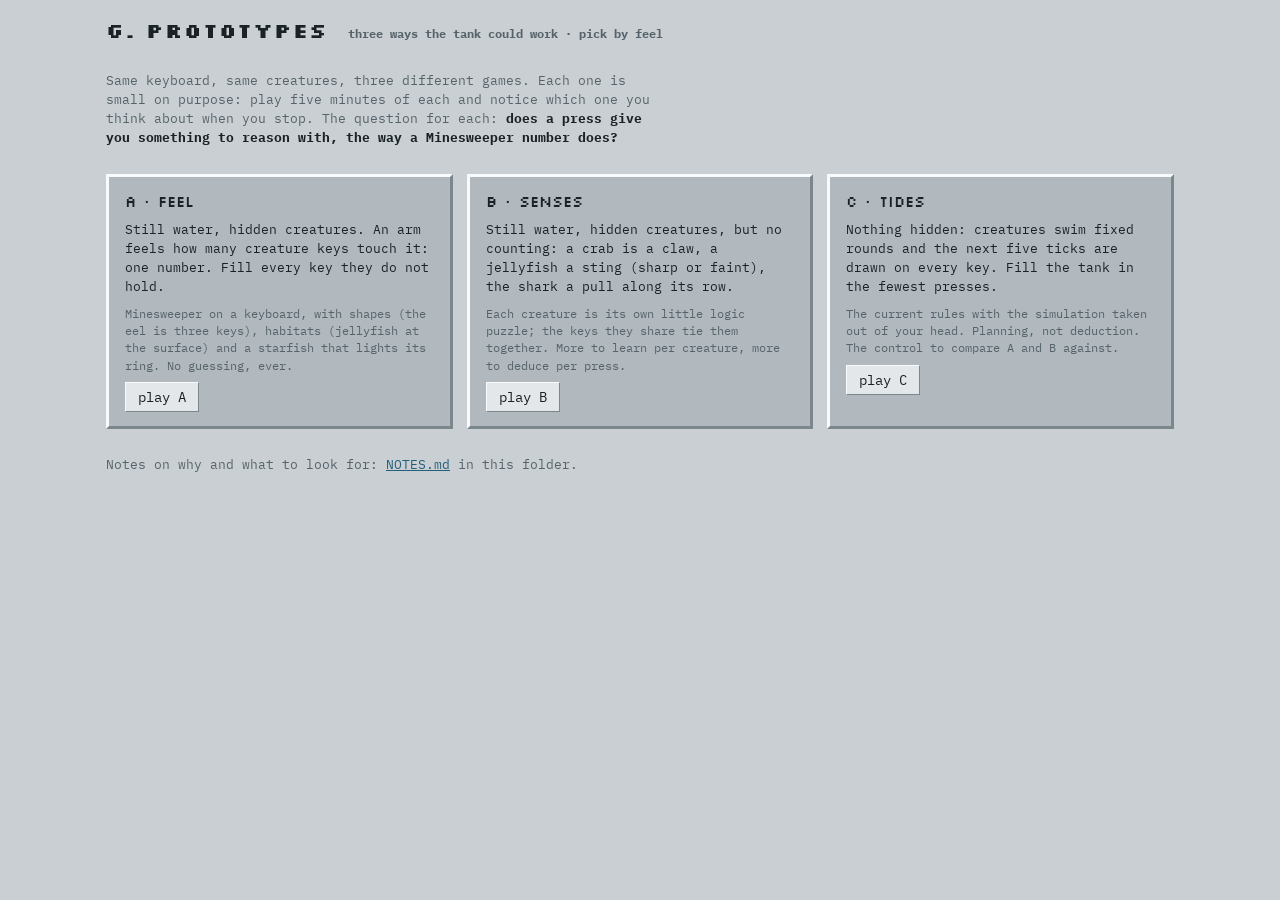
<file: proto/index.html>
<!doctype html>
<html lang="en">
<head>
<meta charset="utf-8">
<meta name="viewport" content="width=device-width,initial-scale=1">
<title>G. prototypes</title>
<link rel="preconnect" href="https://fonts.googleapis.com">
<link rel="preconnect" href="https://fonts.gstatic.com" crossorigin>
<link rel="stylesheet" href="https://fonts.googleapis.com/css2?family=IBM+Plex+Mono:wght@400;500;600&family=Silkscreen&display=swap">
<link rel="stylesheet" href="proto.css">
<style>
.cards{display:grid;grid-template-columns:repeat(auto-fit,minmax(260px,1fr));gap:14px}
.card{background:var(--plate);border:3px solid;border-color:var(--key-hi) var(--key-lo) var(--key-lo) var(--key-hi);padding:14px 16px;display:flex;flex-direction:column;gap:8px}
.card h2{font-family:var(--disp);font-size:15px;margin:0;font-weight:400} .card p{margin:0;font-size:13px;color:var(--ink)} .card .q{color:var(--muted);font-size:12px}
.card a.go{align-self:flex-start;font-family:var(--font);background:var(--key);border:1px solid;border-color:var(--key-hi) var(--key-lo) var(--key-lo) var(--key-hi);padding:4px 12px;text-decoration:none;color:var(--ink)}
</style>
</head>
<body>
<div class="app">
  <header><h1>G. prototypes <small>three ways the tank could work · pick by feel</small></h1></header>
  <p class="help">Same keyboard, same creatures, three different games. Each one is small on purpose: play five minutes of each and notice which one you think about when you stop.
    The question for each: <b>does a press give you something to reason with, the way a Minesweeper number does?</b></p>
  <div class="cards">
    <div class="card"><h2>A · Feel</h2><p>Still water, hidden creatures. An arm feels how many creature keys touch it: one number. Fill every key they do not hold.</p><p class="q">Minesweeper on a keyboard, with shapes (the eel is three keys), habitats (jellyfish at the surface) and a starfish that lights its ring. No guessing, ever.</p><a class="go" href="a.html">play A</a></div>
    <div class="card"><h2>B · Senses</h2><p>Still water, hidden creatures, but no counting: a crab is a claw, a jellyfish a sting (sharp or faint), the shark a pull along its row.</p><p class="q">Each creature is its own little logic puzzle; the keys they share tie them together. More to learn per creature, more to deduce per press.</p><a class="go" href="b.html">play B</a></div>
    <div class="card"><h2>C · Tides</h2><p>Nothing hidden: creatures swim fixed rounds and the next five ticks are drawn on every key. Fill the tank in the fewest presses.</p><p class="q">The current rules with the simulation taken out of your head. Planning, not deduction. The control to compare A and B against.</p><a class="go" href="c.html">play C</a></div>
  </div>
  <p class="help">Notes on why and what to look for: <a href="NOTES.md">NOTES.md</a> in this folder.</p>
</div>
</body>
</html>
</file>
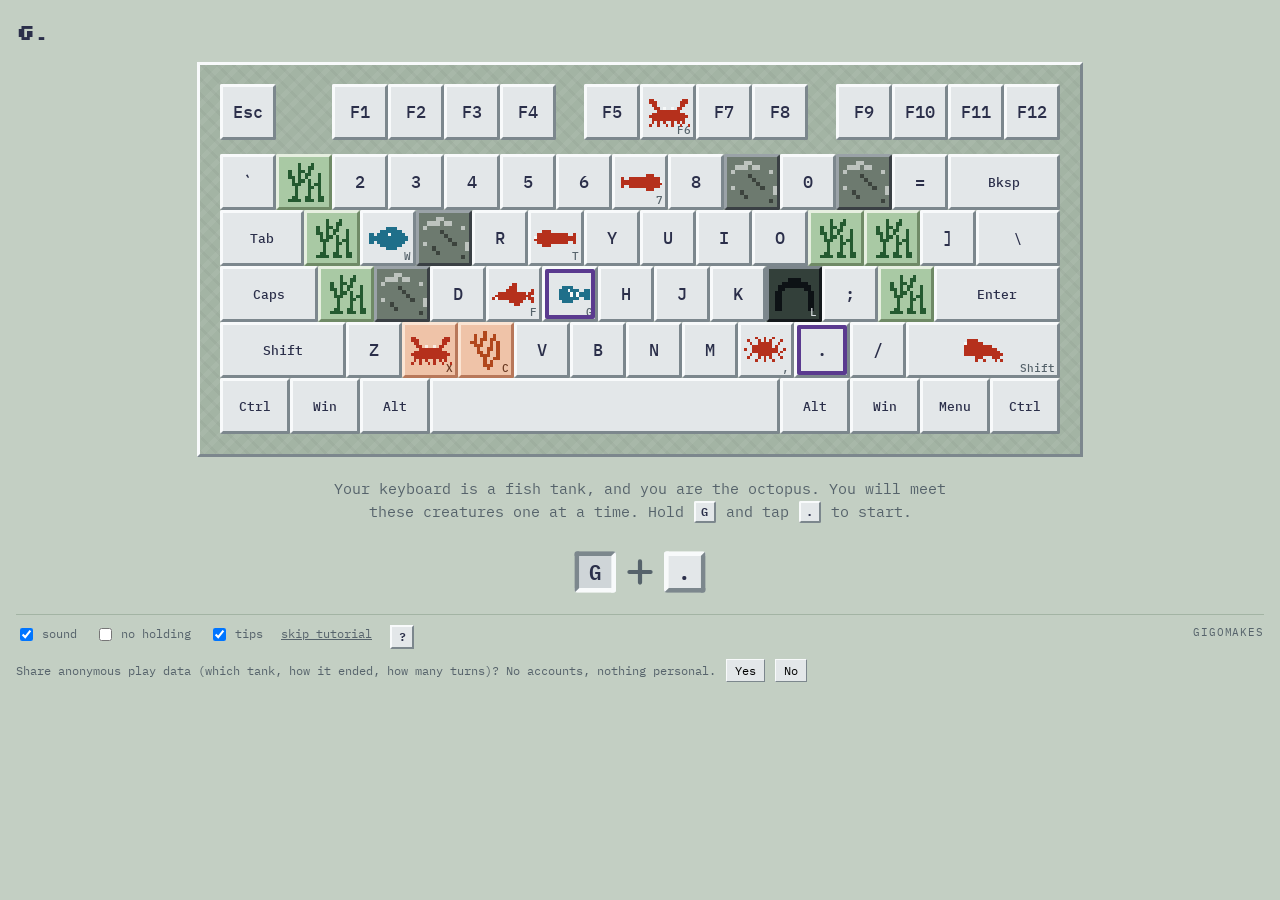
<file: play.html>
<!doctype html>
<html lang="en">
<head>
<meta charset="utf-8">
<meta name="viewport" content="width=device-width, initial-scale=1, viewport-fit=cover">
<meta name="theme-color" content="#c9cfd2">
<meta name="description" content="G. — your keyboard is an aquarium. Every key you tap is a tentacle. Never let go.">
<title>G. · gigomakes</title>
<link rel="preconnect" href="https://fonts.googleapis.com">
<link rel="preconnect" href="https://fonts.gstatic.com" crossorigin>
<link rel="stylesheet" href="https://fonts.googleapis.com/css2?family=IBM+Plex+Mono:wght@400;500;600&family=Silkscreen&display=swap">
<link rel="stylesheet" href="style.css">
</head>
<body class="player">
<div class="app" id="app">
<main class="main">
  <header>
    <h1>G.</h1>
    <div class="zone" id="zone"></div>
    <div class="hud"><div><span>Turn</span><b id="turn">0</b></div><div id="parbox" hidden title="the fewest presses that clear this tank"><span>Par</span><b id="par">0</b></div><div id="bestbox" hidden><span>Best</span><b id="best">0</b></div></div>
  </header>

  <div class="plate" id="plate" tabindex="0" aria-label="Keyboard tank">
    <div class="board" id="board"></div>
  </div>

  <div class="coach" id="coach" aria-live="polite"></div>
  <div class="status" id="status"></div>
  <div class="sr" id="say" aria-live="polite"></div>

  <footer class="pfoot">
    <label class="snd"><input type="checkbox" id="sound" checked> sound</label>
    <label class="snd" title="You don't have to keep a key held down: letting go of every key no longer ends the run"><input type="checkbox" id="nohold"> no holding</label>
    <label class="snd" title="A one-line tip the first time you meet something"><input type="checkbox" id="tips" checked> tips</label>
    <button class="linkish" id="tutorial" type="button" hidden>skip tutorial</button>
    <details class="howto">
      <summary aria-label="How to play">?</summary>
      <p>Hold <kbd>G</kbd> and tap <kbd>.</kbd> to start. Each tank starts on the key it is named after. Tap a key next to one of your tentacles to put a tentacle there; it stays. Every tap is a turn: everything you have seen moves first (its arrow shows where), then your tentacle lands.</p>
      <p><b>Fill every open key</b> in as few taps as you can: the tray counts them, and <b>par</b> (top right) is the fewest. A creature that lands on your tentacle takes that key until it leaves; you only lose when it takes them all. Tap a tentacle to lift it: that is a turn too, so lift and put back is a two-turn wait. Hold a starfish and the algae around it becomes more water to fill. Some tanks give you ink: tap <kbd>Space</kbd> and a cloud around your newest tentacle keeps creatures out for two presses. Keep at least one key held down or you let go (tick <b>no holding</b> to turn that off). In some later zones a bite still ends the run.</p>
      <div class="legend" id="legend"></div>
      <button class="linkish" id="reset-progress" type="button">reset progress</button>
    </details>
  </footer>
</main>
</div>
<script src="telemetry.js"></script>
<script src="engine.js"></script>
<script src="levels.js"></script>
<script src="gdot.js"></script>
<script>
// gigomakes site build: telemetry consent (nothing is sent until the player answers) + way back to the site.
(function(){
  var f=document.querySelector('footer'); if(!f) return;
  var back=document.createElement('a'); back.href='https://gigomakes.com/'; back.textContent='gigomakes'; back.className='back'; f.appendChild(back);
  if(!window.Telemetry||window.Telemetry.asked()) return;
  var ask=document.createElement('div'); ask.className='consent';
  ask.innerHTML='Share anonymous play data (which tank, how it ended, how many turns)? No accounts, nothing personal. <button id="tel-yes">Yes</button><button id="tel-no">No</button>';
  f.appendChild(ask);
  ask.querySelector('#tel-yes').onclick=function(){Telemetry.set(true);ask.remove();};
  ask.querySelector('#tel-no').onclick=function(){Telemetry.set(false);ask.remove();};
})();
</script>
</body>
</html>
</file>
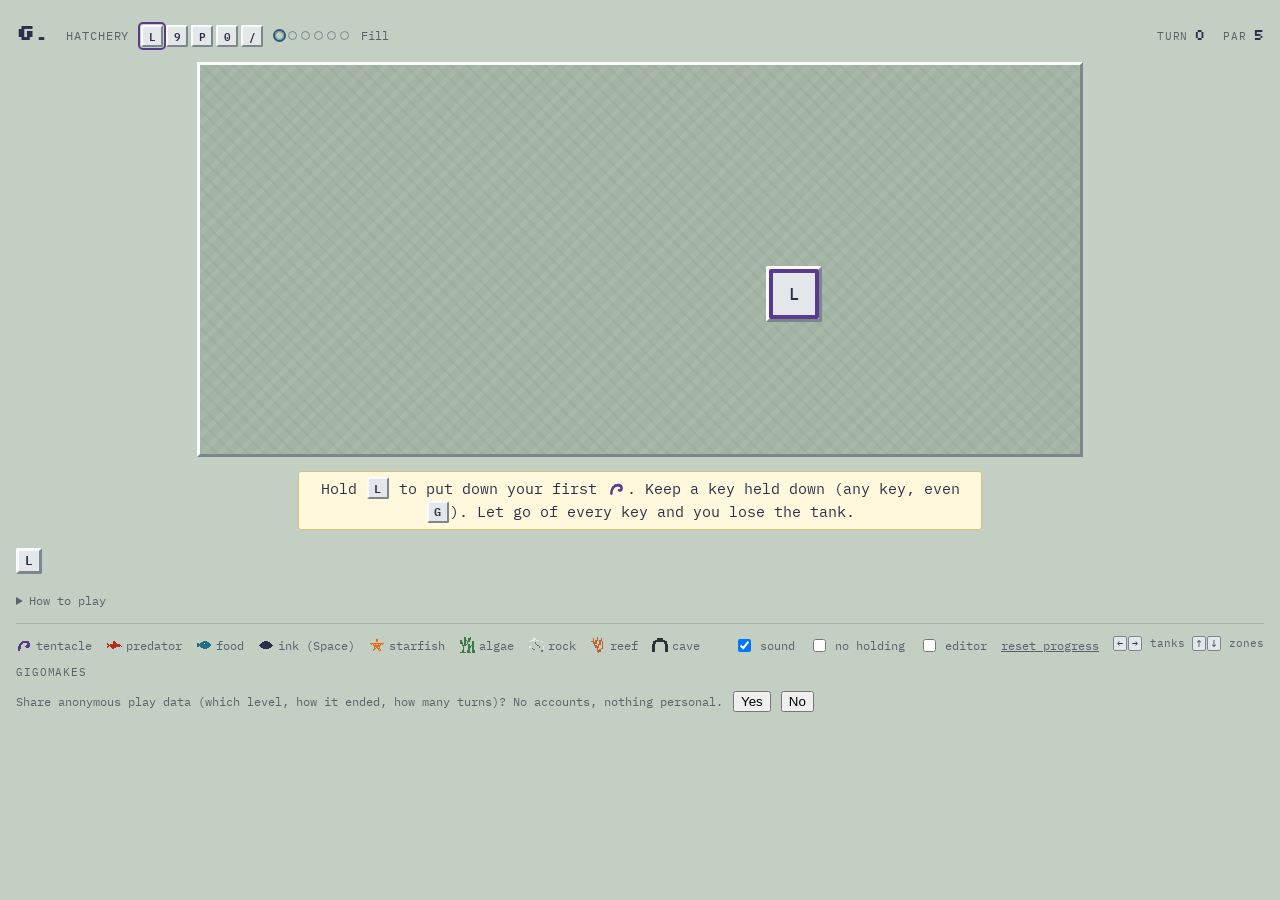
<file: studio.html>
<!doctype html>
<html lang="en">
<head>
<meta charset="utf-8">
<meta name="viewport" content="width=device-width, initial-scale=1, viewport-fit=cover">
<meta name="theme-color" content="#c9cfd2">
<meta name="description" content="G. — your keyboard is an aquarium. Every key you tap is a tentacle. Never let go.">
<title>G. studio · gigomakes</title>
<meta name="robots" content="noindex">
<link rel="preconnect" href="https://fonts.googleapis.com">
<link rel="preconnect" href="https://fonts.gstatic.com" crossorigin>
<link rel="stylesheet" href="https://fonts.googleapis.com/css2?family=IBM+Plex+Mono:wght@400;500;600&family=Silkscreen&display=swap">
<link rel="stylesheet" href="style.css">
</head>
<body class="studio">
<div class="app" id="app">
<main class="main">
  <header>
    <h1>G.</h1>
    <div class="zone" id="zone"></div>
    <div class="hud"><div><span>Turn</span><b id="turn">0</b></div><div id="parbox" hidden title="the fewest presses that clear this tank"><span>Par</span><b id="par">0</b></div><div id="bestbox" hidden><span>Best</span><b id="best">0</b></div></div>
  </header>

  <div class="plate" id="plate" tabindex="0" aria-label="Keyboard tank">
    <div class="board" id="board"></div>
  </div>

  <div class="coach" id="coach" aria-live="polite"></div>
  <div class="status" id="status"></div>
  <div class="sr" id="say" aria-live="polite"></div>
  <div class="designer" id="why"></div>
  <div class="designer rules" id="probe">Browser sees held: —</div>
  <div class="designer rules" id="evlog"></div>

  <details class="rules howto">
    <summary>How to play</summary>
    Tap any key you can see to put a tentacle there; it stays. Tap a tentacle to lift it, then tap where it goes. Each placement is a turn: everything you have seen moves, then the tank opens around the new tentacle. Keep at least one key held at all times or you let go (unless no holding is ticked). <kbd>G</kbd>+<kbd>.</kbd> starts, restarts, and after a run takes you where the tank sends you. Die, and the tank sends you to another one you have not cleared.
  </details>

  <footer>
    <div class="legend" id="legend"></div>
    <div class="ctl">
      <label><input type="checkbox" id="sound" checked> sound</label>
      <label title="You don't have to keep a key held down"><input type="checkbox" id="nohold"> no holding</label>
      <label><input type="checkbox" id="editor"> editor</label>
      <button class="linkish" id="reset-progress" type="button">reset progress</button>
      <span class="keys-hint" title="Studio hotkeys"><kbd>←</kbd><kbd>→</kbd> tanks <kbd>↑</kbd><kbd>↓</kbd> zones</span>
    </div>
  </footer>
</main>

<aside class="panel" id="panel" hidden>
  <div class="banner" id="e-banner" hidden>
    <span id="b-text"></span>
    <div class="row"><button class="pri" id="b-use">Use levels.js</button><button id="b-keep">Keep my copy</button></div>
    <div class="hint">Using levels.js puts your copy in Backups, so nothing is lost.</div>
  </div>

  <section>
    <h2>TANKS</h2>
    <div class="row"><select id="e-levels" style="flex:1"></select></div>
    <div class="row"><button id="e-new">New tank</button><button id="e-dup">Duplicate</button><button id="e-del">Delete</button><button id="e-undo">Undo</button></div>
    <div class="row"><label>Zone <select id="e-zone"></select></label><label>Key <select id="e-slot" title="Swap with the tank on another key of this zone"></select></label><button id="e-setkey" title="Then press the key this tank should start on">Set key</button></div>
    <div class="row"><label style="flex:1">Name <input type="text" id="e-name"></label></div>
    <div class="row"><label>Goal <input type="number" id="e-goal" min="1" max="20" title="tentacles held at once to clear"></label><label>Max tentacles <input type="number" id="e-max" min="0" max="20" placeholder="no limit" title="empty = no limit"></label></div>
    <div class="row"><label>Lifting <select id="e-lift"><option value="any">free</option><option value="one">one at a time</option><option value="none">never</option></select></label><label><input type="checkbox" id="e-finale"> finale (opens last)</label></div>
    <div class="row"><label title="Territory tanks: the fewest presses that clear it">Par <input type="number" id="e-par" min="0" max="99"></label><button id="e-findpar" title="Search every line of play for the fewest presses (territory tanks)">Find par</button><label title="Squirts of ink the player gets (Space): a cloud around the newest tentacle keeps creatures out for two presses">Ink <input type="number" id="e-ink" min="0" max="9" style="width:44px"></label></div>
    <div class="row"><label title="Closed: only the keys you paint as water are the tank; everything else is algae"><input type="checkbox" id="e-closed"> closed tank</label><button class="pri" id="e-test">Test from start</button></div>
    <label class="coachbox" title="One line per moment: ready, 1, 2, ... (after that many tentacles), lift, won, eaten, letgo, fog, algae, rock, max, start, one, none. Tokens: {L} key cap (pulses), {~L} key cap (no pulse), {shark} icon, {G.} combo, {fog}, {goal}, {max}, {Hold}, {hold}, {next}.">Coach lines (shown under the tank; mostly for tutorial tanks)
      <textarea id="e-coach" spellcheck="false" placeholder="ready: Press {L} to start.&#10;1: That is a {tentacle}. It stays.&#10;won: Clear! {G.} for the next tank."></textarea></label>
  </section>

  <section>
    <h2>ZONE</h2>
    <div class="row"><label style="flex:1">Name <input type="text" id="z-name"></label><label>Look <select id="z-env"></select></label></div>
    <div class="row"><label title="classic: reach the goal, a bite kills. territory: fill every open key in the fewest presses; creatures take keys">Rules <select id="z-rules"><option value="">classic</option><option value="territory">territory</option></select></label></div>
    <div class="row"><label title="Played first by new players: tanks in order, a death retries the same tank, coach lines guide it; players can skip it"><input type="checkbox" id="z-tut"> tutorial zone</label></div>
    <div class="row"><label style="flex:1" title="The key each tank is named after, in order">Tank keys <input type="text" id="z-keys" placeholder="A S D F G H J K"></label></div>
    <div class="row"><button id="z-new">New zone</button><button id="z-up">↑</button><button id="z-down">↓</button><button id="z-del">Delete zone</button></div>
    <div class="hint" id="z-hint"></div>
  </section>

  <section>
    <h2>BRUSH — click or drag on the board</h2>
    <div class="brush" id="brush"></div>
    <div class="hint" id="brush-hint"></div>
  </section>

  <section>
    <h2>CREATURES</h2>
    <div class="row"><span class="hint" style="flex:1">They move live on the board while you edit.</span><button id="pv-play">Pause</button><button id="pv-step">Step</button><button id="pv-restart">Restart</button></div>
    <div class="hint" id="pv-info"></div>
    <div class="row"><select id="e-creatures" style="flex:1"></select><button id="e-cdel">Remove</button></div>
    <div class="row"><select id="e-ctype"></select><button id="e-cadd">Add</button></div>
    <div class="cfields" id="cfields">
      <label>Type</label><select id="c-type"></select>
      <label>Mover</label><select id="c-mover"><option value="dir">direction + bounce</option><option value="path">path</option><option value="chase">goes for targets</option><option value="flee">flees</option><option value="still">still</option></select>
      <label>Direction</label><select id="c-dir"><option>E</option><option>W</option><option>NE</option><option>NW</option><option>SE</option><option>SW</option></select>
      <label>Speed</label><select id="c-speed"><option value="0.5">every other turn</option><option value="1">one step per turn</option><option value="2">two steps per turn</option></select>
      <label>Size</label><select id="c-size"><option value="small">small (reef hides you)</option><option value="big">big (only a cave hides you)</option></select>
      <label>Path</label><select id="c-loop"><option value="loop">loop</option><option value="pingpong">ping-pong</option></select>
      <label>Flags</label><span class="row"><label><input type="checkbox" id="c-prey"> food</label><label><input type="checkbox" id="c-cave"> cave dweller</label><label><input type="checkbox" id="c-wake"> sleeps until touched</label></span>
      <label title="Length: a path creature whose body trails behind its head. Sweeps: takes every key it crosses in a press. Blooms: every other press it covers the keys around it (phase: which presses)">More</label><span class="row"><label>Length <input type="number" id="c-length" min="1" max="6" style="width:44px"></label><label><input type="checkbox" id="c-sweep"> sweeps</label><label><input type="checkbox" id="c-bloom"> blooms</label><label>Phase <select id="c-phase"><option value="0">odd presses</option><option value="1">even presses</option></select></label></span>
      <label>Eats</label><span class="row picks" id="c-eats"></span>
      <label class="only-chase">Goes for</label><span class="row only-chase"><select id="c-go1"></select> then <select id="c-go2"></select></span>
      <label class="only-chase">Range</label><span class="row only-chase"><input type="number" id="c-range" min="1" max="20"> keys</span>
      <label class="only-flee">Flees from</label><span class="row picks only-flee" id="c-flees"></span>
    </div>
    <div class="row"><button id="c-ecodef" hidden>Use the type's defaults</button></div>
    <div class="pathbox" id="c-path"></div>
    <div class="row"><button id="c-draw">Draw path</button><button id="c-clear">Clear path</button><button id="c-place">Place</button></div>
    <div class="hint">Goes for: the first kind in range is the target; a creature it does not eat is followed one key behind.</div>
  </section>

  <section>
    <h2>WHO EATS WHOM</h2>
    <div class="row"><label>Edit for <select id="eco-scope"><option value="level">this tank</option><option value="zone">this zone</option></select></label></div>
    <div class="eco" id="eco"></div>
    <div class="hint">Row eats column when they meet on a key or cross paths. Cave and reef protect creatures the way they protect tentacles. Click a cell to change it.</div>
  </section>

  <section>
    <h2>SAVE</h2>
    <div class="row"><button class="pri" id="e-copyall">Copy levels.js</button><button id="e-download">Download levels.js</button></div>
    <textarea id="e-json" spellcheck="false" placeholder="Paste a tank, a list of tanks or a whole levels.js here, then Load."></textarea>
    <div class="row"><button id="e-show">Show this tank</button><button id="e-copy">Copy this tank</button><button id="e-load">Load</button></div>
    <div class="row"><select id="e-backups" style="flex:1"></select><button id="e-restore">Restore as a zone</button></div>
    <div class="row"><button id="e-reset">Reset to levels.js</button></div>
    <div class="hint" id="e-msg">Edits save in this browser as you go.</div>
  </section>
</aside>
</div>
<script src="telemetry.js"></script>
<script src="engine.js"></script>
<script src="levels.js"></script>
<script src="gdot.js"></script>
<script>
// gigomakes site build: telemetry consent (nothing is sent until the player answers) + way back to the site.
(function(){
  var f=document.querySelector('footer'); if(!f) return;
  var back=document.createElement('a'); back.href='/'; back.textContent='gigomakes'; back.style.cssText='color:var(--muted);text-decoration:none;letter-spacing:.08em;text-transform:uppercase;font-size:11px'; f.appendChild(back);
  if(!window.Telemetry||window.Telemetry.asked()) return;
  var ask=document.createElement('div'); ask.className='consent'; ask.style.cssText='width:100%;display:flex;gap:10px;align-items:center;color:var(--muted)';
  ask.innerHTML='Share anonymous play data (which level, how it ended, how many turns)? No accounts, nothing personal. <button id="tel-yes">Yes</button><button id="tel-no">No</button>';
  f.appendChild(ask);
  ask.querySelector('#tel-yes').onclick=function(){Telemetry.set(true);ask.remove();};
  ask.querySelector('#tel-no').onclick=function(){Telemetry.set(false);ask.remove();};
})();
</script>
</body>
</html>
</file>
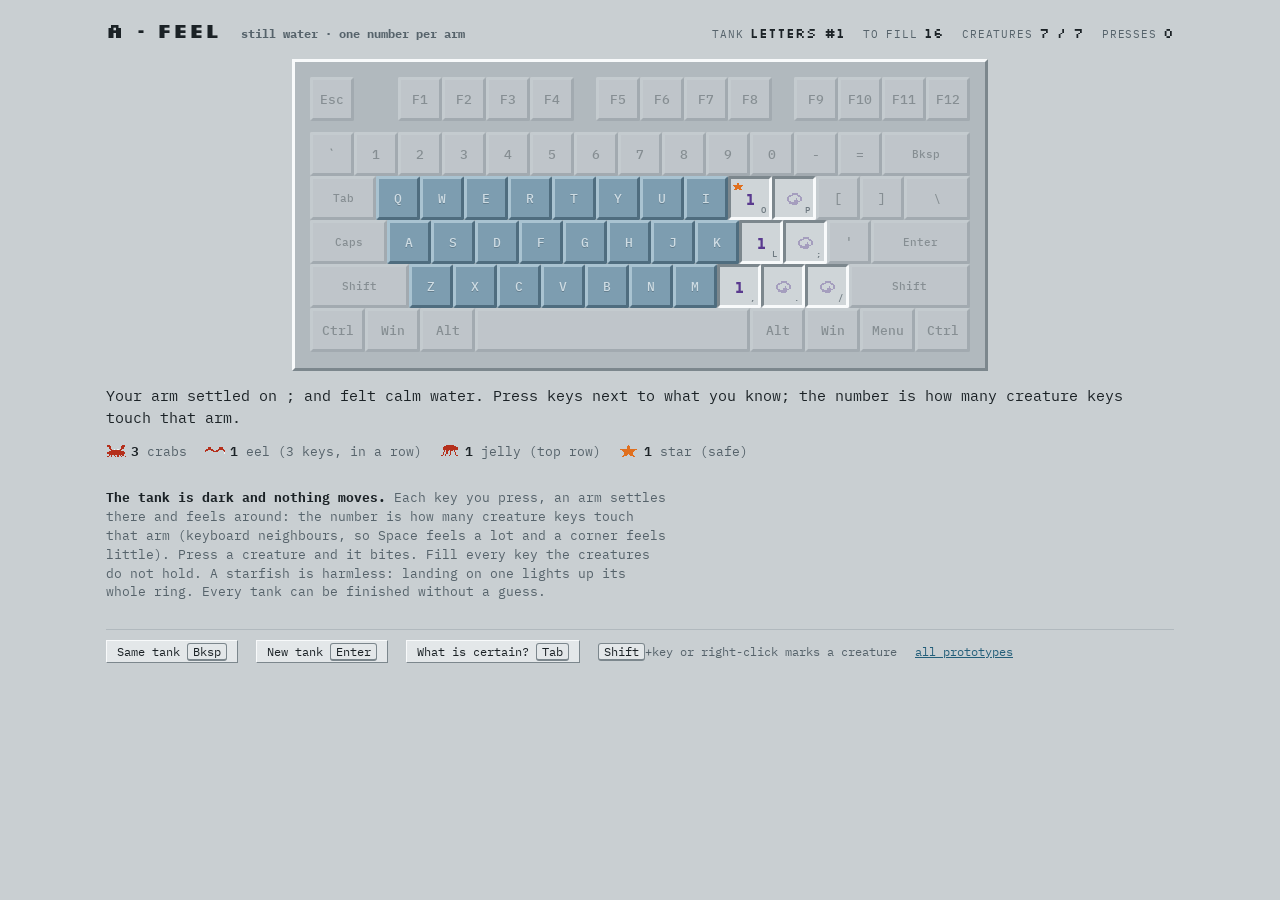
<file: proto/a.html>
<!doctype html>
<html lang="en">
<head>
<meta charset="utf-8">
<meta name="viewport" content="width=device-width,initial-scale=1">
<title>Proto A · Feel</title>
<link rel="preconnect" href="https://fonts.googleapis.com">
<link rel="preconnect" href="https://fonts.gstatic.com" crossorigin>
<link rel="stylesheet" href="https://fonts.googleapis.com/css2?family=IBM+Plex+Mono:wght@400;500;600&family=Silkscreen&display=swap">
<link rel="stylesheet" href="proto.css">
</head>
<body>
<div class="app">
  <header>
    <h1>A · Feel <small>still water · one number per arm</small></h1>
    <div class="hud">
      <div><span>tank</span><b id="h-tank">–</b></div>
      <div><span>to fill</span><b id="h-left">–</b></div>
      <div><span>creatures</span><b id="h-cr">–</b></div>
      <div><span>presses</span><b id="h-press">0</b></div>
    </div>
  </header>
  <div class="plate"><div id="board"></div></div>
  <div class="status" id="status"></div>
  <div class="roster" id="roster"></div>
  <p class="help"><b>The tank is dark and nothing moves.</b> Each key you press, an arm settles there and feels around: the number is how many
    creature keys touch that arm (keyboard neighbours, so Space feels a lot and a corner feels little). Press a creature and it bites.
    Fill every key the creatures do not hold. A starfish is harmless: landing on one lights up its whole ring. Every tank can be finished without a guess.</p>
  <footer>
    <button id="b-again">Same tank <kbd>Bksp</kbd></button>
    <button id="b-new">New tank <kbd>Enter</kbd></button>
    <button id="b-hint">What is certain? <kbd>Tab</kbd></button>
    <span><kbd>Shift</kbd>+key or right-click marks a creature</span>
    <a href="index.html">all prototypes</a>
  </footer>
</div>
<script src="kb.js"></script>
<script>
(function(){
'use strict';
const {NEI,DIRS,KEYMAP,L,codes,SPR,board,keys,rng,pick}=KB;
const DANGER=new Set(['crab','eel','jelly']);
const INFO={crab:'crab: one key, anywhere',eel:'eel: three keys in a straight row',jelly:'jellyfish: one key, always in the top row of the tank',star:'starfish: harmless; land on it and it lights its whole ring'};
// Tanks are written by key label. The roster is what lives in them.
const TANKS=[
  {name:'Letters', keys:'Q W E R T Y U I O P A S D F G H J K L ; Z X C V B N M , . /', roster:{crab:3,eel:1,jelly:1,star:1}},
  {name:'Numbers down', keys:'1 2 3 4 5 6 7 8 9 0 Q W E R T Y U I O P A S D F G H J K L ;', roster:{crab:4,eel:1,jelly:1,star:1}},
  {name:'Home and Space', keys:'A S D F G H J K L ; Z X C V B N M , . / Space Alt Win', roster:{crab:3,eel:1,jelly:1,star:1}},
];
// ---- world ----
function makeWorld(tank,roster,r){
  const keysArr=[...tank], world=new Map(); const free=()=>keysArr.filter(k=>!world.has(k));
  const topRow=Math.min(...keysArr.map(k=>KEYMAP[k].row));
  for(let i=0;i<(roster.eel||0);i++){ const spots=free().filter(a=>{ const b=DIRS[a].E, c=b&&DIRS[b].E; return b&&c&&tank.has(b)&&tank.has(c)&&!world.has(b)&&!world.has(c); }); if(!spots.length) return null; const a=pick(r,spots), b=DIRS[a].E, c=DIRS[b].E; world.set(a,'eel'); world.set(b,'eel'); world.set(c,'eel'); }
  for(let i=0;i<(roster.jelly||0);i++){ const spots=free().filter(k=>KEYMAP[k].row===topRow); if(!spots.length) return null; world.set(pick(r,spots),'jelly'); }
  for(let i=0;i<(roster.crab||0);i++){ const s=free(); if(!s.length) return null; world.set(pick(r,s),'crab'); }
  for(let i=0;i<(roster.star||0);i++){ const s=free(); if(!s.length) return null; world.set(pick(r,s),'star'); }
  return world;
}
const count=(g,k)=>NEI[k].reduce((n,x)=>n+(g.tank.has(x)&&DANGER.has(g.world.get(x))?1:0),0);
const starNear=(g,k)=>NEI[k].some(x=>g.tank.has(x)&&g.world.get(x)==='star'&&!g.stars.has(x));
function newState(tank,world,start){ let total=0; for(const t of world.values()) if(DANGER.has(t)) total++; return {tank,world,start,total,arms:new Set(),stars:new Set(),known:new Set(),marks:new Set(),dead:null,won:false,presses:0,log:[]}; }
// open a key as the player would: an arm, a cascade from 0, a starfish ping
function open(g,k){
  if(g.arms.has(k)||g.stars.has(k)) return;
  if(g.world.get(k)==='star'){ g.stars.add(k); g.marks.delete(k); for(const n of NEI[k]) if(g.tank.has(n)){ if(DANGER.has(g.world.get(n))){ g.known.add(n); g.marks.delete(n); } else open(g,n); } return; }
  g.arms.add(k); g.marks.delete(k);
  if(count(g,k)===0) for(const n of NEI[k]) if(g.tank.has(n)) open(g,n);
}
const won=g=>[...g.tank].every(k=>DANGER.has(g.world.get(k))||g.arms.has(k)||g.stars.has(k));
// ---- what is certain: exact over the frontier, by component; roster totals bound the rest ----
function deduce(g){
  const unknown=new Set([...g.tank].filter(k=>!g.arms.has(k)&&!g.stars.has(k)&&!g.known.has(k)));
  const remaining=g.total-g.known.size;
  const cons=[];
  for(const a of g.arms){ const vars=[]; let kn=0; for(const n of NEI[a]) if(g.tank.has(n)){ if(unknown.has(n)) vars.push(n); else if(g.known.has(n)) kn++; } if(vars.length) cons.push({vars,need:count(g,a)-kn}); }
  const parent=new Map(); const find=x=>{ while(parent.get(x)!==x){ parent.set(x,parent.get(parent.get(x))); x=parent.get(x); } return x; };
  for(const c of cons) for(const v of c.vars) if(!parent.has(v)) parent.set(v,v);
  for(const c of cons) for(let i=1;i<c.vars.length;i++){ const a=find(c.vars[0]),b=find(c.vars[i]); if(a!==b) parent.set(a,b); }
  const comps=new Map(); for(const v of parent.keys()){ const r=find(v); if(!comps.has(r)) comps.set(r,[]); comps.get(r).push(v); }
  const frontier=new Set(parent.keys()); const rest=[...unknown].filter(k=>!frontier.has(k));
  const safe=[],beast=[]; let minTot=0,maxTot=0,unsure=false;
  for(const vars of comps.values()){
    const idx=new Map(vars.map((v,i)=>[v,i])); const cs=cons.filter(c=>idx.has(c.vars[0])).map(c=>({is:c.vars.map(v=>idx.get(v)),need:c.need}));
    const byVar=vars.map(()=>[]); cs.forEach((c,ci)=>c.is.forEach(i=>byVar[i].push(ci)));
    const sum=cs.map(()=>0), left=cs.map(c=>c.is.length), can=[vars.map(()=>false),vars.map(()=>false)], val=new Array(vars.length).fill(0);
    const room=unknown.size-vars.length; let cmin=Infinity,cmax=-1,n=0,capped=false;
    (function rec(i,s){
      if(capped) return; if(n>150000){ capped=true; return; }
      if(s>remaining||s+(vars.length-i)<remaining-room) return;
      if(i===vars.length){ n++; cmin=Math.min(cmin,s); cmax=Math.max(cmax,s); for(let j=0;j<vars.length;j++) can[val[j]][j]=true; return; }
      for(const v of [0,1]){ val[i]=v; let fine=true; for(const ci of byVar[i]){ sum[ci]+=v; left[ci]--; if(sum[ci]>cs[ci].need||sum[ci]+left[ci]<cs[ci].need) fine=false; }
        if(fine) rec(i+1,s+v); for(const ci of byVar[i]){ sum[ci]-=v; left[ci]++; } }
    })(0,0);
    if(capped||n===0){ unsure=true; continue; }
    vars.forEach((v,j)=>{ if(can[0][j]&&!can[1][j]) safe.push(v); else if(can[1][j]&&!can[0][j]) beast.push(v); });
    minTot+=cmin; maxTot+=cmax;
  }
  if(rest.length&&!unsure){ if(remaining-minTot===0) safe.push(...rest); else if(remaining-maxTot===rest.length) beast.push(...rest); }
  return {safe,beast};
}
// plays the tank the way a careful player would; false when a guess would be needed
function solvable(g0){
  const g={tank:g0.tank,world:g0.world,total:g0.total,arms:new Set(g0.arms),stars:new Set(g0.stars),known:new Set(g0.known),marks:new Set()};
  let rounds=0;
  while(!won(g)){ const d=deduce(g); if(!d.safe.length&&!d.beast.length) return false; for(const k of d.beast) g.known.add(k); for(const k of d.safe) open(g,k); if(++rounds>200) return false; }
  return rounds;
}
function generate(ti,seed){
  const spec=TANKS[ti%TANKS.length], tank=new Set(codes(spec.keys)), r=rng(seed*7919+ti*31+1);
  let best=null; // of several no-guess deals, keep the one that takes the most rounds of deduction
  for(let t=0,found=0;t<600&&found<10;t++){
    const world=makeWorld(tank,spec.roster,r); if(!world) continue;
    const g=newState(tank,world,null);
    const starts=[...tank].filter(k=>!world.has(k)&&count(g,k)===0&&NEI[k].filter(n=>tank.has(n)).length>=4);
    if(!starts.length) continue;
    const start=pick(r,starts); const g1=newState(tank,world,start); open(g1,start);
    const rounds=solvable(g1); if(rounds===false) continue;
    found++; g1.rounds=rounds; g1.spec=spec; g1.seed=seed; g1.ti=ti; g1.tries=t+1; if(!best||rounds>best.rounds) best=g1;
  }
  return best;
}
// ---- UI ----
let G=null, ti=0, seed=1, hintTimer=0;
const els=board(document.getElementById('board'),{onKey:press,onMark:mark});
const $=id=>document.getElementById(id);
const say=(t,cls)=>{ const s=$('status'); s.textContent=t; s.className='status'+(cls?' '+cls:''); };
function render(){
  const g=G; const showAll=g.dead||g.won;
  for(const code in els){ const d=els[code]; let cls='k'+(KEYMAP[code].w>1.3?' wide':''), face='', tell='';
    if(!g.tank.has(code)) cls+=' off';
    else if(g.arms.has(code)){ const n=count(g,code); cls+=' arm'; face=`<span class="face${n?'':' n0'}">${n||SPR.arm}</span>`; if(starNear(g,code)) tell=`<span class="tell star">${SPR.star}</span>`; }
    else if(g.stars.has(code)){ cls+=' safe-star'; face=`<span class="face">${SPR.star}</span>`; }
    else if(g.known.has(code)||(showAll&&DANGER.has(g.world.get(code)))){ cls+=' beast'; if(g.dead===code) cls+=' hit'; face=`<span class="face">${SPR[g.world.get(code)]}</span>`; }
    else if(showAll&&g.world.get(code)==='star'){ cls+=' fog'; face=`<span class="face" style="opacity:.6">${SPR.star}</span>`; }
    else if(g.marks.has(code)){ cls+=' mk'; face=`<span class="face">${SPR.fish}</span>`; }
    else cls+=' fog';
    if(code===g.start&&g.presses===0&&!showAll) cls+=' start';
    d.className=cls; d.innerHTML=`<span class="lbl">${KB.esc(KEYMAP[code].label)}</span>${face||'<span class="face"></span>'}${tell}`;
  }
  const left=[...g.tank].filter(k=>!DANGER.has(g.world.get(k))&&!g.arms.has(k)&&!g.stars.has(k)).length;
  $('h-tank').textContent=`${g.spec.name} #${g.seed}`; $('h-left').textContent=left; $('h-cr').textContent=Math.max(0,g.total-g.known.size-g.marks.size)+' / '+g.total; $('h-press').textContent=g.presses;
  $('roster').innerHTML=Object.entries(g.spec.roster).filter(([,n])=>n).map(([t,n])=>`<span title="${INFO[t]}"><i style="color:${t==='star'?'var(--mark)':'var(--danger)'}">${SPR[t]}</i><b>${n}</b> ${t}${n>1?(t==='jelly'?'fish':'s'):''}${t==='eel'?' (3 keys, in a row)':t==='jelly'?' (top row)':t==='star'?' (safe)':''}</span>`).join('');
}
function press(code){
  const g=G; if(!g||!g.tank.has(code)) return false;
  if(g.dead||g.won){ return true; }
  if(g.arms.has(code)||g.stars.has(code)||g.known.has(code)) return true;
  if(g.marks.has(code)){ say(`${L(code)} is marked. Unmark it first (Shift+${L(code)}) if you want to press it.`); return true; }
  g.presses++;
  const t=g.world.get(code);
  if(DANGER.has(t)){ g.dead=code; say(`The ${t==='jelly'?'jellyfish':t} on ${L(code)} bites. Backspace replays this tank, Enter deals a new one.`,'bad'); render(); return true; }
  const before=g.arms.size+g.stars.size; open(g,code); const gained=g.arms.size+g.stars.size-before;
  if(t==='star') say(`A starfish on ${L(code)}: its ring lights up.`);
  else if(gained>1) say(`${L(code)} feels nothing: calm water, the arm spreads on its own.`);
  else say(`${L(code)} feels ${count(g,code)} creature${count(g,code)===1?'':'s'} touching it.`);
  if(won(g)){ g.won=true; say(`Tank filled in ${g.presses} presses. Enter for a new one.`,'good'); }
  render(); return true;
}
function mark(code){ const g=G; if(!g||!g.tank.has(code)||g.dead||g.won) return; if(g.arms.has(code)||g.stars.has(code)||g.known.has(code)) return; if(g.marks.has(code)) g.marks.delete(code); else g.marks.add(code); render(); }
function hint(){
  const g=G; if(!g||g.dead||g.won) return; const d=deduce(g); clearTimeout(hintTimer); for(const e of document.querySelectorAll('.k.hint')) e.classList.remove('hint','bad');
  let k=null,bad=false; if(d.safe.length){ k=d.safe.find(x=>!g.marks.has(x))||d.safe[0]; say(`${L(k)} is certainly safe.`); } else if(d.beast.length){ k=d.beast[0]; bad=true; say(`${L(k)} certainly holds a creature.`); } else say('Nothing is certain from what the arms feel. (This should not happen: tell Gigo which tank.)','bad');
  if(k){ els[k].classList.add('hint'); if(bad) els[k].classList.add('bad'); hintTimer=setTimeout(()=>els[k].classList.remove('hint','bad'),1600); }
}
function start(newSeed){
  if(newSeed) seed++; G=generate(ti,seed); if(!G){ say('Could not deal a no-guess tank here, trying the next layout.','bad'); ti++; G=generate(ti,seed); }
  say(`Your arm settled on ${L(G.start)} and felt calm water. Press keys next to what you know; the number is how many creature keys touch that arm.`); render();
}
$('b-again').onclick=()=>start(false); $('b-new').onclick=()=>{ ti++; start(true); }; $('b-hint').onclick=hint;
keys((code,shift)=>{ if(code==='Backspace'){ start(false); return true; } if(code==='Enter'){ ti++; start(true); return true; } if(code==='Tab'){ hint(); return true; }
  if(!G||!G.tank.has(code)) return false; if(shift) mark(code); else press(code); return true; });
window.A={get G(){return G;},deduce,solvable,generate,TANKS};
start(false);
})();
</script>
</body>
</html>
</file>
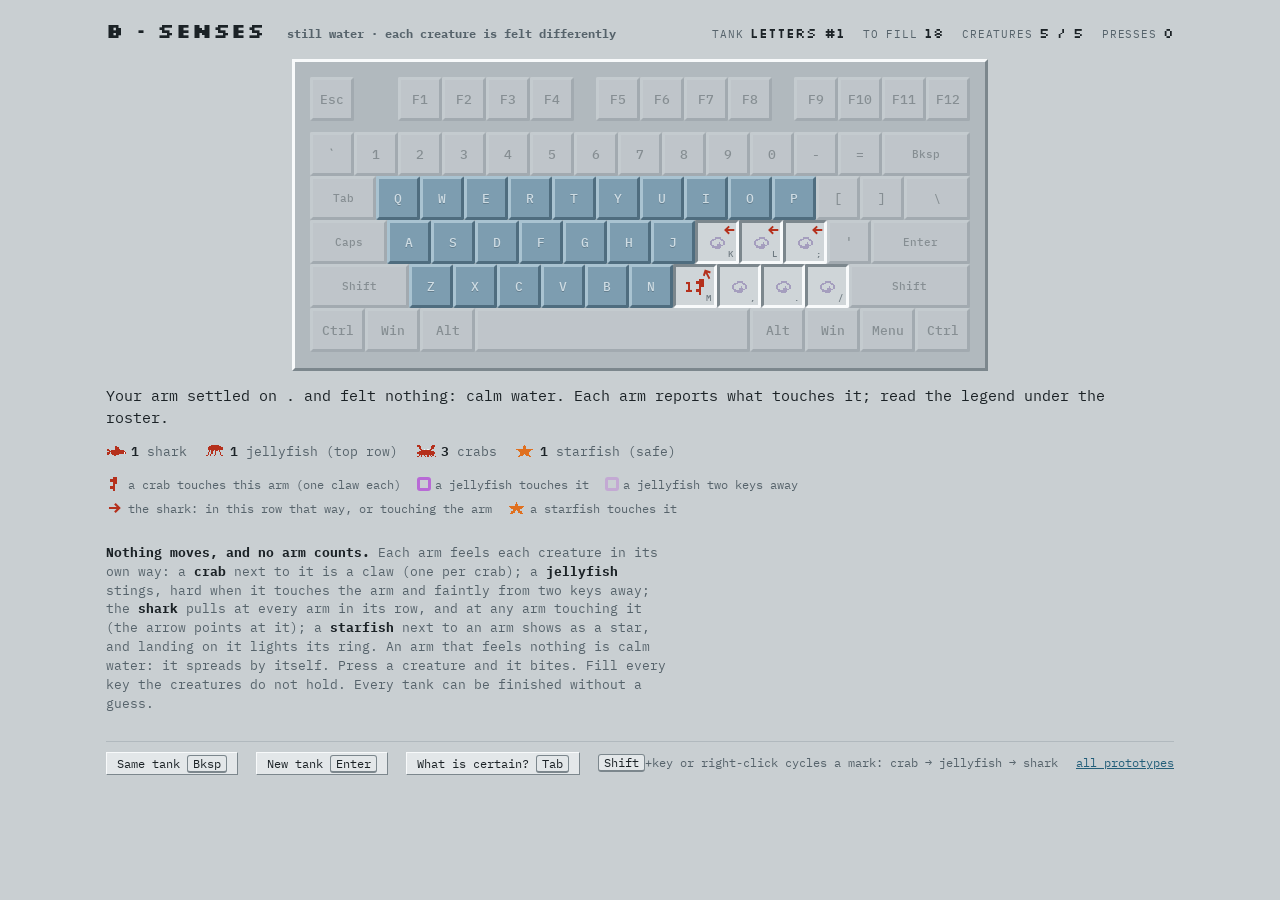
<file: proto/b.html>
<!doctype html>
<html lang="en">
<head>
<meta charset="utf-8">
<meta name="viewport" content="width=device-width,initial-scale=1">
<title>Proto B · Senses</title>
<link rel="preconnect" href="https://fonts.googleapis.com">
<link rel="preconnect" href="https://fonts.gstatic.com" crossorigin>
<link rel="stylesheet" href="https://fonts.googleapis.com/css2?family=IBM+Plex+Mono:wght@400;500;600&family=Silkscreen&display=swap">
<link rel="stylesheet" href="proto.css">
<style>
.k.arm .face.claws{color:var(--danger);font-family:var(--disp);font-size:calc(var(--u)*.36);gap:2px} .k.arm .face.claws svg{width:28%;height:46%}
.k .tell.arrow svg{width:100%;height:100%}
.legend{display:flex;flex-wrap:wrap;gap:6px 16px;font-size:12px;color:var(--muted);align-items:center}
.legend i{display:inline-flex;width:18px;height:14px;vertical-align:-2px;margin-right:4px} .legend i svg{width:100%;height:100%}
.legend .ring{display:inline-block;width:14px;height:14px;border-radius:3px;box-shadow:inset 0 0 0 3px #b86ad6;vertical-align:-2px;margin-right:4px} .legend .ring.f{box-shadow:inset 0 0 0 3px rgba(184,106,214,.38)}
</style>
</head>
<body>
<div class="app">
  <header>
    <h1>B · Senses <small>still water · each creature is felt differently</small></h1>
    <div class="hud">
      <div><span>tank</span><b id="h-tank">–</b></div>
      <div><span>to fill</span><b id="h-left">–</b></div>
      <div><span>creatures</span><b id="h-cr">–</b></div>
      <div><span>presses</span><b id="h-press">0</b></div>
    </div>
  </header>
  <div class="plate"><div id="board"></div></div>
  <div class="status" id="status"></div>
  <div class="roster" id="roster"></div>
  <div class="legend" id="legend"></div>
  <p class="help"><b>Nothing moves, and no arm counts.</b> Each arm feels each creature in its own way: a <b>crab</b> next to it is a claw (one per crab);
    a <b>jellyfish</b> stings, hard when it touches the arm and faintly from two keys away; the <b>shark</b> pulls at every arm in its row, and at any arm touching it (the arrow points at it);
    a <b>starfish</b> next to an arm shows as a star, and landing on it lights its ring. An arm that feels nothing is calm water: it spreads by itself.
    Press a creature and it bites. Fill every key the creatures do not hold. Every tank can be finished without a guess.</p>
  <footer>
    <button id="b-again">Same tank <kbd>Bksp</kbd></button>
    <button id="b-new">New tank <kbd>Enter</kbd></button>
    <button id="b-hint">What is certain? <kbd>Tab</kbd></button>
    <span><kbd>Shift</kbd>+key or right-click cycles a mark: crab → jellyfish → shark</span>
    <a href="index.html">all prototypes</a>
  </footer>
</div>
<script src="kb.js"></script>
<script>
(function(){
'use strict';
const {NEI,KEYMAP,ROWY,L,codes,dist,SPR,board,keys,rng,pick,esc}=KB;
const DANGER=new Set(['crab','jelly','shark']);
const ARROW='<svg viewBox="0 0 20 20" aria-hidden="true"><path d="M3 10 H15 M11 5 L16 10 L11 15" stroke="currentColor" stroke-width="3.2" fill="none" stroke-linecap="square"/></svg>';
const TANKS=[
  {name:'Letters', keys:'Q W E R T Y U I O P A S D F G H J K L ; Z X C V B N M , . /', roster:{shark:1,jelly:1,crab:3,star:1}},
  {name:'Numbers down', keys:'1 2 3 4 5 6 7 8 9 0 Q W E R T Y U I O P A S D F G H J K L ;', roster:{shark:1,jelly:2,crab:3,star:1}},
  {name:'Home and Space', keys:'A S D F G H J K L ; Z X C V B N M , . / Space Alt Win', roster:{shark:1,jelly:1,crab:3,star:1}},
];
const MARKS=['crab','jelly','shark'];
// ---- world ----
function makeWorld(tank,roster,r){
  const keysArr=[...tank], world=new Map(); const free=()=>keysArr.filter(k=>!world.has(k));
  const topRow=Math.min(...keysArr.map(k=>KEYMAP[k].row));
  for(let i=0;i<(roster.shark||0);i++){ const s=free(); world.set(pick(r,s),'shark'); }
  for(let i=0;i<(roster.jelly||0);i++){ const spots=free().filter(k=>KEYMAP[k].row===topRow); if(!spots.length) return null; world.set(pick(r,spots),'jelly'); }
  for(let i=0;i<(roster.crab||0);i++){ const s=free(); if(!s.length) return null; world.set(pick(r,s),'crab'); }
  for(let i=0;i<(roster.star||0);i++){ const s=free(); if(!s.length) return null; world.set(pick(r,s),'star'); }
  return world;
}
// senses of arm a given a world (Map) -- the same functions judge candidate worlds in deduce()
const cx=k=>KEYMAP[k].x+KEYMAP[k].w/2, cy=k=>ROWY[KEYMAP[k].row];
function pull(a,s){ // what arm a feels of a shark on s: '' | 'E' | 'W' | 'a<deg>'
  if(!s||a===s) return ''; if(KEYMAP[a].row===KEYMAP[s].row) return cx(s)>cx(a)?'E':'W';
  if(NEI[a].includes(s)) return 'a'+Math.round(Math.atan2(cy(s)-cy(a),cx(s)-cx(a))*180/Math.PI); return '';
}
function senses(g,a,world){ world=world||g.world; let claws=0,sting=0,p='',star=false;
  for(const n of NEI[a]) if(g.tank.has(n)){ const t=world.get(n); if(t==='crab') claws++; else if(t==='star'&&!g.stars.has(n)) star=true; }
  for(const [k,t] of world){ if(t==='jelly'){ const d=g.D[a].get(k); if(d===1) sting=2; else if(d===2&&sting<2) sting=1; } else if(t==='shark') p=pull(a,k); }
  return {claws,sting,pull:p,star};
}
const calm=s=>!s.claws&&!s.sting&&!s.pull;
function newState(tank,world,start){ let total=0; for(const t of world.values()) if(DANGER.has(t)) total++; const D={}; for(const k of tank) D[k]=dist(k,tank);
  return {tank,world,D,start,total,arms:new Set(),stars:new Set(),known:new Set(),marks:new Map(),dead:null,won:false,presses:0}; }
function open(g,k){
  if(g.arms.has(k)||g.stars.has(k)) return;
  if(g.world.get(k)==='star'){ g.stars.add(k); g.marks.delete(k); for(const n of NEI[k]) if(g.tank.has(n)){ if(DANGER.has(g.world.get(n))){ g.known.add(n); g.marks.delete(n); } else open(g,n); } return; }
  g.arms.add(k); g.marks.delete(k);
  if(calm(senses(g,k))) for(const n of NEI[k]) if(g.tank.has(n)) open(g,n);
}
const won=g=>[...g.tank].every(k=>DANGER.has(g.world.get(k))||g.arms.has(k)||g.stars.has(k));
// ---- what is certain: each sense is its own little puzzle; a key is safe when no sense can put anything there ----
function combos(arr,n,f){ const idx=[]; (function rec(s){ if(idx.length===n){ f(idx.map(i=>arr[i])); return; } for(let i=s;i<arr.length;i++){ idx.push(i); rec(i+1); idx.pop(); } })(0); }
function deduce(g){
  const unknown=[...g.tank].filter(k=>!g.arms.has(k)&&!g.stars.has(k)&&!g.known.has(k));
  const arms=[...g.arms], obs=new Map(arms.map(a=>[a,senses(g,a)]));
  const knownOf=t=>[...g.known].filter(k=>g.world.get(k)===t);
  const could=new Map(unknown.map(k=>[k,new Set()])), forced=[];
  // crabs: claw counts
  { const need=(g.spec.roster.crab||0)-knownOf('crab').length; const fixed=knownOf('crab'); let n=0, always=new Set(unknown);
    combos(unknown,need,set=>{ const crabs=new Set([...fixed,...set]);
      for(const a of arms){ let c=0; for(const x of NEI[a]) if(crabs.has(x)) c++; if(c!==obs.get(a).claws) return; }
      n++; for(const k of set) could.get(k).add('crab'); always=new Set([...always].filter(k=>set.includes(k))); });
    if(n&&need) for(const k of always) forced.push([k,'crab']); }
  // jellies: sting levels
  { const need=(g.spec.roster.jelly||0)-knownOf('jelly').length; const fixed=knownOf('jelly'); let n=0, always=new Set(unknown);
    combos(unknown,need,set=>{ const js=[...fixed,...set];
      for(const a of arms){ let s=0; for(const j of js){ const d=g.D[a].get(j); if(d===1) s=2; else if(d===2&&s<2) s=1; } if(s!==obs.get(a).sting) return; }
      n++; for(const k of set) could.get(k).add('jelly'); always=new Set([...always].filter(k=>set.includes(k))); });
    if(n&&need) for(const k of always) forced.push([k,'jelly']); }
  // the shark: pulls
  if((g.spec.roster.shark||0)>knownOf('shark').length){ const cands=unknown.filter(k=>arms.every(a=>pull(a,k)===obs.get(a).pull)); for(const k of cands) could.get(k).add('shark'); if(cands.length===1) forced.push([cands[0],'shark']); }
  // the starfish: tells (safe anyway, but a certain star is worth knowing)
  if((g.spec.roster.star||0)>g.stars.size){ const cands=unknown.filter(k=>arms.every(a=>(NEI[a].includes(k))===obs.get(a).star)); for(const k of cands) could.get(k).add('star'); if(cands.length===1) forced.push([cands[0],'star']); }
  const safe=unknown.filter(k=>![...could.get(k)].some(t=>DANGER.has(t)));
  const beast=forced.filter(([,t])=>DANGER.has(t));
  return {safe,beast,star:forced.filter(([,t])=>t==='star').map(([k])=>k)};
}
function solvable(g0){
  const g={tank:g0.tank,world:g0.world,D:g0.D,spec:g0.spec,total:g0.total,arms:new Set(g0.arms),stars:new Set(g0.stars),known:new Set(g0.known),marks:new Map()};
  let rounds=0;
  while(!won(g)){ const d=deduce(g); if(!d.safe.length&&!d.beast.length) return false; for(const [k] of d.beast) g.known.add(k); for(const k of d.safe) open(g,k); if(++rounds>200) return false; }
  return rounds;
}
function generate(ti,seed){
  const spec=TANKS[ti%TANKS.length], tank=new Set(codes(spec.keys)), r=rng(seed*104729+ti*31+7);
  let best=null;
  for(let t=0,found=0;t<600&&found<8;t++){
    const world=makeWorld(tank,spec.roster,r); if(!world) continue;
    const g=newState(tank,world,null); g.spec=spec;
    const starts=[...tank].filter(k=>!world.has(k)&&calm(senses(g,k))&&NEI[k].filter(n=>tank.has(n)).length>=4);
    if(!starts.length) continue;
    const start=pick(r,starts); const g1=newState(tank,world,start); g1.spec=spec; open(g1,start);
    const rounds=solvable(g1); if(rounds===false) continue;
    found++; g1.rounds=rounds; g1.seed=seed; g1.ti=ti; g1.tries=t+1; if(!best||rounds>best.rounds) best=g1;
  }
  return best;
}
// ---- UI ----
let G=null, ti=0, seed=1, hintTimer=0;
const els=board(document.getElementById('board'),{onKey:press,onMark:mark});
const $=id=>document.getElementById(id);
const say=(t,cls)=>{ const s=$('status'); s.textContent=t; s.className='status'+(cls?' '+cls:''); };
function render(){
  const g=G; const showAll=g.dead||g.won;
  for(const code in els){ const d=els[code]; let cls='k'+(KEYMAP[code].w>1.3?' wide':''), face='', tell='';
    if(!g.tank.has(code)) cls+=' off';
    else if(g.arms.has(code)){ const s=senses(g,code); cls+=' arm';
      face=s.claws?`<span class="face claws">${s.claws}${SPR.claw}</span>`:`<span class="face n0">${SPR.arm}</span>`;
      if(s.sting) cls+=s.sting===2?' sting-strong':' sting-faint';
      if(s.pull){ const deg=s.pull==='E'?0:s.pull==='W'?180:+s.pull.slice(1); tell+=`<span class="tell arrow" style="transform:rotate(${deg}deg)">${ARROW}</span>`; }
      if(s.star) tell+=`<span class="tell star">${SPR.star}</span>`; }
    else if(g.stars.has(code)){ cls+=' safe-star'; face=`<span class="face">${SPR.star}</span>`; }
    else if(g.known.has(code)||(showAll&&DANGER.has(g.world.get(code)))){ cls+=' beast'; if(g.dead===code) cls+=' hit'; face=`<span class="face">${SPR[g.world.get(code)]}</span>`; }
    else if(showAll&&g.world.get(code)==='star'){ cls+=' fog'; face=`<span class="face" style="opacity:.6">${SPR.star}</span>`; }
    else if(g.marks.has(code)){ cls+=' mk'; face=`<span class="face">${SPR[g.marks.get(code)]}</span>`; }
    else cls+=' fog';
    if(code===g.start&&g.presses===0&&!showAll) cls+=' start';
    d.className=cls; d.innerHTML=`<span class="lbl">${esc(KEYMAP[code].label)}</span>${face||'<span class="face"></span>'}${tell}`;
  }
  const left=[...g.tank].filter(k=>!DANGER.has(g.world.get(k))&&!g.arms.has(k)&&!g.stars.has(k)).length;
  $('h-tank').textContent=`${g.spec.name} #${g.seed}`; $('h-left').textContent=left; $('h-cr').textContent=Math.max(0,g.total-g.known.size-g.marks.size)+' / '+g.total; $('h-press').textContent=g.presses;
  const name={shark:'shark',jelly:'jellyfish',crab:'crab',star:'starfish'};
  $('roster').innerHTML=Object.entries(g.spec.roster).filter(([,n])=>n).map(([t,n])=>`<span><i style="color:${t==='star'?'var(--mark)':'var(--danger)'}">${SPR[t]}</i><b>${n}</b> ${name[t]}${n>1?(t==='jelly'?'':'s'):''}${t==='jelly'?' (top row)':t==='star'?' (safe)':''}</span>`).join('');
  $('legend').innerHTML=`<span><i style="color:var(--danger)">${SPR.claw}</i>a crab touches this arm (one claw each)</span><span><b class="ring"></b>a jellyfish touches it</span><span><b class="ring f"></b>a jellyfish two keys away</span><span><i style="color:var(--danger)">${ARROW}</i>the shark: in this row that way, or touching the arm</span><span><i style="color:var(--mark)">${SPR.star}</i>a starfish touches it</span>`;
}
function describe(s){ const parts=[]; if(s.claws) parts.push(`${s.claws} claw${s.claws>1?'s':''}`); if(s.sting) parts.push(s.sting===2?'a sharp sting':'a faint sting'); if(s.pull) parts.push(s.pull==='E'?'the shark pulling from the right':s.pull==='W'?'the shark pulling from the left':'the shark right next to it'); if(s.star) parts.push('a starfish'); return parts.length?parts.join(', '):'nothing'; }
function press(code){
  const g=G; if(!g||!g.tank.has(code)) return false;
  if(g.dead||g.won) return true;
  if(g.arms.has(code)||g.stars.has(code)||g.known.has(code)) return true;
  if(g.marks.has(code)){ say(`${L(code)} is marked. Cycle the mark off (Shift+${L(code)}) if you want to press it.`); return true; }
  g.presses++;
  const t=g.world.get(code);
  if(DANGER.has(t)){ g.dead=code; say(`The ${t==='jelly'?'jellyfish':t} on ${L(code)} bites. Backspace replays this tank, Enter deals a new one.`,'bad'); render(); return true; }
  const before=g.arms.size+g.stars.size; open(g,code); const gained=g.arms.size+g.stars.size-before;
  if(t==='star') say(`A starfish on ${L(code)}: its ring lights up.`);
  else { const s=senses(g,code); say(`${L(code)} feels ${describe(s)}.${calm(s)&&gained>1?' Calm water: the arm spreads on its own.':''}`); }
  if(won(g)){ g.won=true; say(`Tank filled in ${g.presses} presses. Enter for a new one.`,'good'); }
  render(); return true;
}
function mark(code){ const g=G; if(!g||!g.tank.has(code)||g.dead||g.won) return; if(g.arms.has(code)||g.stars.has(code)||g.known.has(code)) return;
  const cur=g.marks.get(code); const i=cur?MARKS.indexOf(cur)+1:0; if(i>=MARKS.length) g.marks.delete(code); else g.marks.set(code,MARKS[i]); render(); }
function hint(){
  const g=G; if(!g||g.dead||g.won) return; const d=deduce(g); clearTimeout(hintTimer); for(const e of document.querySelectorAll('.k.hint')) e.classList.remove('hint','bad');
  let k=null,bad=false;
  if(d.star.length){ k=d.star[0]; say(`${L(k)} is certainly the starfish.`); }
  else if(d.safe.length){ k=d.safe.find(x=>!g.marks.has(x))||d.safe[0]; say(`${L(k)} is certainly safe.`); }
  else if(d.beast.length){ k=d.beast[0][0]; bad=true; say(`${L(k)} is certainly a ${d.beast[0][1]==='jelly'?'jellyfish':d.beast[0][1]}.`); }
  else say('Nothing is certain from what the arms feel. (This should not happen: tell Gigo which tank.)','bad');
  if(k){ els[k].classList.add('hint'); if(bad) els[k].classList.add('bad'); hintTimer=setTimeout(()=>els[k].classList.remove('hint','bad'),1600); }
}
function start(newSeed){
  if(newSeed) seed++; G=generate(ti,seed); if(!G){ say('Could not deal a no-guess tank here, trying the next layout.','bad'); ti++; G=generate(ti,seed); }
  say(`Your arm settled on ${L(G.start)} and felt nothing: calm water. Each arm reports what touches it; read the legend under the roster.`); render();
}
$('b-again').onclick=()=>start(false); $('b-new').onclick=()=>{ ti++; start(true); }; $('b-hint').onclick=hint;
keys((code,shift)=>{ if(code==='Backspace'){ start(false); return true; } if(code==='Enter'){ ti++; start(true); return true; } if(code==='Tab'){ hint(); return true; }
  if(!G||!G.tank.has(code)) return false; if(shift) mark(code); else press(code); return true; });
window.B={get G(){return G;},deduce,solvable,generate,senses,TANKS};
start(false);
})();
</script>
</body>
</html>
</file>
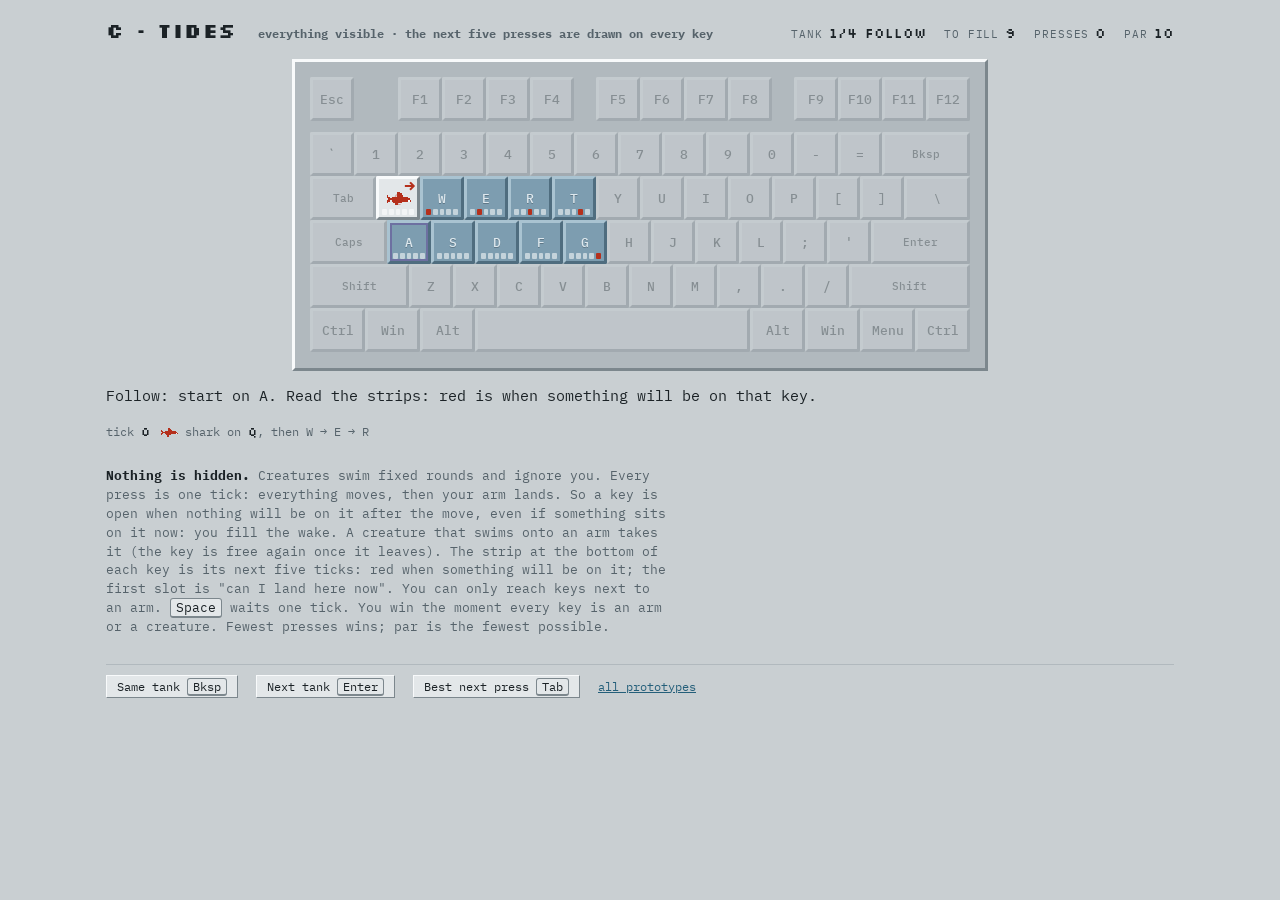
<file: proto/c.html>
<!doctype html>
<html lang="en">
<head>
<meta charset="utf-8">
<meta name="viewport" content="width=device-width,initial-scale=1">
<title>Proto C · Tides</title>
<link rel="preconnect" href="https://fonts.googleapis.com">
<link rel="preconnect" href="https://fonts.gstatic.com" crossorigin>
<link rel="stylesheet" href="https://fonts.googleapis.com/css2?family=IBM+Plex+Mono:wght@400;500;600&family=Silkscreen&display=swap">
<link rel="stylesheet" href="proto.css">
<style>
.k.fog{cursor:default} .k.reach{cursor:pointer}
.k.fog .lbl{opacity:.9}
.k.bloom{background:#c9a6d9;border-color:#e6d2ee #7a4f8f #7a4f8f #e6d2ee}
.k .fut{height:16%}
.timeline{display:flex;gap:10px;align-items:center;font-size:12px;color:var(--muted)} .timeline b{font-family:var(--disp);font-weight:400;color:var(--ink)}
.timeline .strip{display:inline-flex;gap:2px;width:60px;height:10px;vertical-align:-1px} .timeline .strip i{flex:1;background:rgba(255,255,255,.55)} .timeline .strip i.t{background:var(--danger)}
</style>
</head>
<body>
<div class="app">
  <header>
    <h1>C · Tides <small>everything visible · the next five presses are drawn on every key</small></h1>
    <div class="hud">
      <div><span>tank</span><b id="h-tank">–</b></div>
      <div><span>to fill</span><b id="h-left">–</b></div>
      <div><span>presses</span><b id="h-press">0</b></div>
      <div><span>par</span><b id="h-par">–</b></div>
    </div>
  </header>
  <div class="plate"><div id="board"></div></div>
  <div class="status" id="status"></div>
  <div class="timeline" id="timeline"></div>
  <p class="help"><b>Nothing is hidden.</b> Creatures swim fixed rounds and ignore you. Every press is one tick: everything moves, then your arm lands.
    So a key is open when nothing will be on it after the move, even if something sits on it now: you fill the wake. A creature that swims onto an arm takes it (the key is free again once it leaves).
    The strip at the bottom of each key is its next five ticks: red when something will be on it; the first slot is "can I land here now".
    You can only reach keys next to an arm. <kbd>Space</kbd> waits one tick. You win the moment every key is an arm or a creature. Fewest presses wins; par is the fewest possible.</p>
  <footer>
    <button id="b-again">Same tank <kbd>Bksp</kbd></button>
    <button id="b-new">Next tank <kbd>Enter</kbd></button>
    <button id="b-hint">Best next press <kbd>Tab</kbd></button>
    <a href="index.html">all prototypes</a>
  </footer>
</div>
<script src="kb.js"></script>
<script>
(function(){
'use strict';
const {NEI,KEYMAP,ROWY,L,codes,SPR,board,keys,esc}=KB;
const ARROW='<svg viewBox="0 0 20 20" aria-hidden="true"><path d="M3 10 H15 M11 5 L16 10 L11 15" stroke="currentColor" stroke-width="3.2" fill="none" stroke-linecap="square"/></svg>';
const HORIZON=5, TMAX=40;
// Creatures: path (by label) + how they travel it. shark/ray: loop; crab: there and back, every other tick; jelly: still, stings its ring every other tick; ray: two keys a tick.
const LEVELS=[
  {name:'Follow', keys:'Q W E R T A S D F G', start:'A', creatures:[{type:'shark',path:'Q W E R T G F D S A'}]},
  {name:'Crab', keys:'E R T Y D F G H C V B N', start:'E', creatures:[{type:'crab',path:'R T Y'},{type:'shark',path:'C V'}]},
  {name:'Bloom', keys:'Q W E R A S D F Z X C V', start:'Z', creatures:[{type:'jelly',path:'Q'},{type:'shark',path:'E R F D S'}]},
  {name:'Crossing', keys:'U I O P J K L ; M , . /', start:'M', creatures:[{type:'ray',path:'U I O'},{type:'crab',path:', . /'}]},
];
const SLOW=new Set(['crab']);
// ---- the schedule: creatures ignore you, so the whole future is a table ----
function schedule(level){
  const tank=new Set(codes(level.keys)); const cs=level.creatures.map(c=>({type:c.type,path:codes(c.path)}));
  const at=[],swept=[],heads=[]; // per tick: keys covered, keys crossed on the way, creature positions
  const st=cs.map(c=>({i:0,dir:1}));
  for(let t=0;t<=TMAX;t++){
    const cover=new Set(), cross=new Set(), pos=[];
    cs.forEach((c,ci)=>{ const s=st[ci];
      if(t>0){ // move into tick t. Every key a creature touches this tick is its own this tick (it takes arms there, and it counts as filled).
        const pp=()=>{ let ni=s.i+s.dir; if(ni<0||ni>=c.path.length){ s.dir=-s.dir; ni=s.i+s.dir; } s.i=ni; }; // there and back
        if(c.type==='jelly'){}
        else if(c.type==='crab'){ if(t%2===0) pp(); }
        else if(c.type==='ray'){ pp(); cross.add(c.path[s.i]); cover.add(c.path[s.i]); pp(); }
        else s.i=(s.i+1)%c.path.length; // shark: a loop
      }
      const p=c.path[s.i]; cover.add(p); pos.push(p);
      if(c.type==='jelly'&&t%2===1) for(const n of NEI[p]) if(tank.has(n)) cover.add(n);
    });
    at.push(cover); swept.push(cross); heads.push(pos);
  }
  return {tank,cs,at,swept,heads};
}
const covered=(S,t)=>{ const s=new Set(S.at[t]); for(const k of S.swept[t]) s.add(k); return s; };
// ---- state and moves ----
function tick(S,arms,t){ // arms after the move into t+1; null if overrun
  const next=new Set(arms); for(const k of covered(S,t+1)) next.delete(k); return next;
}
const isWon=(S,arms,t)=>[...S.tank].every(k=>arms.has(k)||S.at[t].has(k));
// Everything moves first, then the arm lands (as in G.): a key is open when nothing will be on it after the move.
function placeable(S,arms,t,start){ const soon=covered(S,Math.min(t+1,TMAX)); const out=[]; for(const k of S.tank){ if(arms.has(k)||soon.has(k)) continue; if(!arms.size){ if(k===start) out.push(k); } else if(NEI[k].some(n=>arms.has(n))) out.push(k); } return out; }
// shortest line from (arms,t): BFS over (arms, t)
function solve(S,arms0,t0,start){
  const keysArr=[...S.tank], bit=new Map(keysArr.map((k,i)=>[k,1<<i]));
  const enc=(arms,t)=>{ let m=0; for(const k of arms) m|=bit.get(k); return m*64+t; };
  const q=[{arms:arms0,t:t0,first:null}], seen=new Set([enc(arms0,t0)]); let head=0;
  while(head<q.length){ const {arms,t,first}=q[head++]; if(t>=TMAX-1) continue;
    const moves=placeable(S,arms,t,start).map(k=>({place:k})); if(arms.size) moves.push({wait:true});
    for(const m of moves){ const a=new Set(arms); if(m.place) a.add(m.place); const next=tick(S,a,t); if(!next.size) continue;
      const f=first||m; if(isWon(S,next,t+1)) return {moves:t+1-t0,first:f};
      const key=enc(next,t+1); if(seen.has(key)) continue; seen.add(key); q.push({arms:next,t:t+1,first:f}); }
  }
  return null;
}
// ---- UI ----
let li=0, S=null, G=null;
const els=board(document.getElementById('board'),{onKey:press});
const $=id=>document.getElementById(id);
const say=(t,cls)=>{ const s=$('status'); s.textContent=t; s.className='status'+(cls?' '+cls:''); };
function load(i){ li=(i+LEVELS.length)%LEVELS.length; const level=LEVELS[li]; S=schedule(level); const start=codes(level.start)[0];
  G={level,start,arms:new Set(),t:0,presses:0,won:false,dead:false,taken:new Set(),par:null};
  const sol=solve(S,new Set(),0,start); G.par=sol?sol.moves:null;
  say(`${level.name}: start on ${L(start)}. Read the strips: red is when something will be on that key.`); render(); }
function render(){
  const g=G, t=g.t, reach=new Set(g.won||g.dead?[]:placeable(S,g.arms,t,g.start));
  const heads=new Map(); S.heads[t].forEach((p,i)=>heads.set(p,S.cs[i])); const nextHeads=S.heads[t+1]||S.heads[t];
  for(const code in els){ const d=els[code]; let cls='k'+(KEYMAP[code].w>1.3?' wide':''), face='', tell='', fut='';
    if(!S.tank.has(code)) cls+=' off';
    else {
      if(g.arms.has(code)){ cls+=' arm'; face=`<span class="face n0">${SPR.arm}</span>`; }
      else if(heads.has(code)){ const c=heads.get(code); cls+=' cr'+(SLOW.has(c.type)?' slow':''); face=`<span class="face">${SPR[c.type]}</span>`;
        const i=S.cs.indexOf(c), to=nextHeads[i]; if(to!==code){ const deg=Math.round(Math.atan2(ROWY[KEYMAP[to].row]-ROWY[KEYMAP[code].row],(KEYMAP[to].x+KEYMAP[to].w/2)-(KEYMAP[code].x+KEYMAP[code].w/2))*180/Math.PI); tell=`<span class="tell arrow" style="transform:rotate(${deg}deg)">${ARROW}</span>`; } }
      else if(S.at[t].has(code)){ cls+=' bloom'; }
      else cls+=' fog';
      if(reach.has(code)) cls+=' reach';
      if(g.taken.has(code)) cls+=' taken';
      if(code===g.start&&!g.arms.size&&!g.won&&!g.dead) cls+=' start';
      fut='<span class="fut">'; for(let i=1;i<=HORIZON;i++){ const c=t+i<=TMAX?covered(S,t+i):new Set(); fut+=`<i class="${c.has(code)?'t':''}"></i>`; } fut+='</span>';
    }
    d.className=cls; d.innerHTML=`<span class="lbl">${esc(KEYMAP[code].label)}</span>${face||'<span class="face"></span>'}${tell}${fut}`;
  }
  const left=[...S.tank].filter(k=>!g.arms.has(k)&&!S.at[t].has(k)).length;
  $('h-tank').textContent=`${li+1}/${LEVELS.length} ${g.level.name}`; $('h-left').textContent=left; $('h-press').textContent=g.presses; $('h-par').textContent=g.par??'?';
  $('timeline').innerHTML=`<span>tick <b>${t}</b></span>`+S.cs.map((c,i)=>`<span><i style="display:inline-flex;width:18px;height:12px;vertical-align:-2px;color:var(--danger)">${SPR[c.type]}</i> ${c.type} on <b>${L(S.heads[t][i])}</b>, then ${[1,2,3].map(k=>L((S.heads[t+k]||S.heads[t])[i])).join(' → ')}</span>`).join('');
}
function act(m){
  const g=G; if(g.won||g.dead) return;
  const a=new Set(g.arms); if(m.place) a.add(m.place);
  g.presses++; const next=tick(S,a,g.t); g.taken=new Set([...a].filter(k=>!next.has(k))); g.arms=next; g.t++;
  if(g.t>=TMAX-1){ g.dead=true; say('The tide ran out (40 ticks). Backspace to retry.','bad'); render(); return; }
  if(!g.arms.size){ g.dead=true; say(`Every arm was taken. Backspace to retry.`,'bad'); render(); return; }
  if(isWon(S,g.arms,g.t)){ g.won=true; say(`Filled in ${g.presses} presses${g.par!=null?` (par ${g.par})`:''}. Enter for the next tank.`,'good'); render(); return; }
  if(g.taken.size) say(`${m.place?L(m.place)+' placed. ':'Waited. '}Taken: ${[...g.taken].map(L).join(', ')}.`);
  else say(m.place?`${L(m.place)} placed.`:'Waited one tick.');
  render();
}
function press(code){ const g=G; if(!S.tank.has(code)) return false; if(g.won||g.dead) return true;
  if(g.arms.has(code)){ say(`${L(code)} is already yours.`); return true; }
  const can=placeable(S,g.arms,g.t,g.start); if(!can.includes(code)){ say(covered(S,g.t+1).has(code)?`${L(code)}: something will be on it after this press (first red slot).`:g.arms.size?`${L(code)} is out of reach: it must touch an arm.`:`Start on ${L(g.start)}.`,'bad'); return true; }
  act({place:code}); return true; }
function hint(){ const g=G; if(g.won||g.dead) return; const sol=solve(S,g.arms,g.t,g.start); if(!sol){ say('No line finishes from here in time. Backspace to retry.','bad'); return; }
  if(sol.first.wait){ say(`Best: wait (Space). ${sol.moves} more press${sol.moves>1?'es':''} to finish.`); return; }
  const k=sol.first.place; say(`Best: ${L(k)}. ${sol.moves} more press${sol.moves>1?'es':''} to finish.`); els[k].classList.add('hint'); setTimeout(()=>els[k].classList.remove('hint'),1600); }
$('b-again').onclick=()=>load(li); $('b-new').onclick=()=>load(li+1); $('b-hint').onclick=hint;
keys((code)=>{ if(code==='Backspace'){ load(li); return true; } if(code==='Enter'){ load(li+1); return true; } if(code==='Tab'){ hint(); return true; }
  if(code==='Space'&&!S.tank.has('Space')){ if(G.arms.size) act({wait:true}); else say('Place your first arm before waiting.'); return true; }
  return press(code); });
window.C={get G(){return G;},get S(){return S;},solve,schedule,LEVELS};
load(0);
})();
</script>
</body>
</html>
</file>
<file: proto/proto.css>
/* Prototype look: the plate and keys of G., nothing else. */
:root{
  --ground:#c9cfd2; --plate:#b1b9be; --key:#e3e7e9; --key-hi:#f8fafb; --key-lo:#7c878d; --key-down:#cfd5d8;
  --ink:#1b2226; --muted:#56636b; --held:#5a3a8f; --danger:#b5301c; --prey:#1f6f8a; --mark:#e0701f; --ok:#245f7a;
  --water:#7d9db0; --water-lo:#4f6d7f; --water-hi:#a9c3d1; --deep:#5c7d91;
  --font:'IBM Plex Mono', ui-monospace, Menlo, Consolas, monospace; --disp:'Silkscreen','IBM Plex Mono',ui-monospace,monospace;
  --u:44px; color-scheme:light;
}
html,body{height:100%} body{margin:0;background:var(--ground);color:var(--ink);font-family:var(--font);font-size:14px;line-height:1.45}
.app{min-height:100%;box-sizing:border-box;padding:16px;max-width:1100px;margin:0 auto;display:flex;flex-direction:column;gap:14px}
header{display:flex;flex-wrap:wrap;align-items:baseline;gap:6px 18px}
h1{font-family:var(--disp);font-size:20px;margin:0;letter-spacing:.04em} h1 small{font-family:var(--font);font-size:12px;color:var(--muted);letter-spacing:0;margin-left:10px}
.hud{display:flex;gap:18px;margin-left:auto;font-variant-numeric:tabular-nums;align-items:baseline;flex-wrap:wrap}
.hud span{color:var(--muted);text-transform:uppercase;letter-spacing:.08em;font-size:11px;margin-right:6px} .hud b{font-family:var(--disp);font-size:14px;font-weight:400}
.plate{position:relative;background:var(--plate);border:3px solid;border-color:var(--key-hi) var(--key-lo) var(--key-lo) var(--key-hi);padding:calc(var(--u)*.35);margin:0 auto;width:max-content;max-width:100%;box-sizing:border-box;overflow:auto}
.board{position:relative;width:calc(var(--u)*15);height:calc(var(--u)*6.25)}
.k{position:absolute;box-sizing:border-box;height:var(--u);display:flex;align-items:center;justify-content:center;font-size:calc(var(--u)*.3);font-weight:500;user-select:none;border-radius:2px;border:calc(var(--u)*.07) solid transparent;overflow:hidden;white-space:nowrap;color:var(--ink);cursor:pointer}
.k.wide{font-size:calc(var(--u)*.24)}
.k .lbl{position:relative;z-index:1} .k .face{position:absolute;inset:0;display:flex;align-items:center;justify-content:center;z-index:2;pointer-events:none}
.k .face svg{width:70%;height:70%;display:block}
/* keys outside the tank: the rest of the keyboard, faint */
.k.off{background:var(--key);border-color:var(--key-hi) var(--key-lo) var(--key-lo) var(--key-hi);opacity:.28;cursor:default}
/* unknown water */
.k.fog{background:var(--water);border-color:var(--water-hi) var(--water-lo) var(--water-lo) var(--water-hi);color:#e9f1f5;text-shadow:0 1px 0 rgba(0,0,0,.25)}
.k.fog .lbl{opacity:.75}
/* an arm: the key is pressed down, purple */
.k.arm{background:var(--key-down);border-color:var(--key-lo) var(--key-hi) var(--key-hi) var(--key-lo);color:var(--held)}
.k.arm .lbl{position:absolute;right:3px;bottom:1px;font-size:calc(var(--u)*.2);color:var(--muted);opacity:.8}
.k.arm .face{font-family:var(--disp);font-size:calc(var(--u)*.42);color:var(--held)}
.k.arm .face.n0{opacity:.35} .k.arm .face.n0 svg{width:55%;height:55%}
/* your mark: "something lives here" */
.k.mk{background:var(--water-lo);border-color:var(--water) #35505f #35505f var(--water);color:#ffd9cf}
.k.mk .face{color:#ffb3a3} .k.mk .face svg{width:60%;height:60%;opacity:.9}
/* revealed creatures */
.k.beast{background:#e9c9c3;border-color:#f6e2dd #9c4a3c #9c4a3c #f6e2dd;color:var(--danger)} .k.beast .lbl{opacity:.35}
.k.beast.hit{background:var(--danger);color:#fff;animation:bite .5s steps(2,end) 3}
.k.safe-star{background:#f3dcc0;border-color:#fbeedd #b7803f #b7803f #fbeedd;color:var(--mark)} .k.safe-star .lbl{opacity:.4}
.k.start{animation:pulse 1.1s ease-in-out infinite}
.k.hint{box-shadow:0 0 0 3px var(--ok);z-index:3} .k.hint.bad{box-shadow:0 0 0 3px var(--danger)}
.k.new{animation:settle .25s steps(3,end)}
@keyframes pulse{0%,100%{box-shadow:0 0 0 0 rgba(36,95,122,0)}50%{box-shadow:0 0 0 4px rgba(36,95,122,.55)}}
@keyframes bite{50%{transform:translateY(2px)}} @keyframes settle{0%{transform:translateY(-3px)}}
/* tells in the corners */
.k .tell{position:absolute;z-index:3;pointer-events:none;display:flex} .k .tell svg{width:100%;height:100%}
.k .tell.star{left:1px;top:1px;width:34%;height:34%;color:var(--mark)}
.k .tell.claws{left:2px;top:1px;height:30%;gap:1px;color:var(--danger)} .k .tell.claws svg{width:auto;height:100%}
.k .tell.cur{top:0;bottom:0;width:30%;color:var(--danger);align-items:center;font-family:var(--disp);font-size:calc(var(--u)*.34)} .k .tell.cur.W{left:1px} .k .tell.cur.E{right:1px}
.k.sting-strong{box-shadow:inset 0 0 0 calc(var(--u)*.09) #b86ad6} .k.sting-faint{box-shadow:inset 0 0 0 calc(var(--u)*.09) rgba(184,106,214,.38)}
.k.arm.sting-strong .face,.k.arm.sting-faint .face{color:#7a3b93}
/* C: the future strip and visible creatures */
.k .fut{position:absolute;left:3px;right:3px;bottom:2px;height:14%;display:flex;gap:2px;z-index:3;pointer-events:none}
.k .fut i{flex:1;background:rgba(255,255,255,.55);border-radius:1px} .k .fut i.t{background:var(--danger)} .k .fut i.n{background:rgba(0,0,0,.18)}
.k.cr{background:var(--key);border-color:var(--key-hi) var(--key-lo) var(--key-lo) var(--key-hi);color:var(--danger)} .k.cr .lbl{opacity:.35}
.k.cr.slow{color:#2f6b3a}
.k .tell.arrow{right:1px;top:1px;width:32%;height:32%;color:var(--danger)}
.k.taken{box-shadow:inset 0 0 0 calc(var(--u)*.06) var(--danger)}
.k.reach{box-shadow:inset 0 0 0 2px rgba(90,58,143,.45)}
/* text */
.status{min-height:1.6em;font-size:15px} .status.bad{color:var(--danger);font-weight:600} .status.good{color:var(--ok);font-weight:600}
.roster{display:flex;flex-wrap:wrap;gap:8px 18px;align-items:center;font-size:13px;color:var(--muted)}
.roster i{display:inline-flex;width:20px;height:14px;vertical-align:-2px;margin-right:5px} .roster i svg{width:100%;height:100%}
.roster b{color:var(--ink);font-weight:600}
footer{display:flex;flex-wrap:wrap;gap:8px 18px;align-items:center;color:var(--muted);font-size:12px;border-top:1px solid var(--plate);padding-top:10px}
footer kbd,.help kbd{font-family:var(--font);background:var(--key);border:1px solid var(--key-lo);border-bottom-width:2px;border-radius:3px;padding:0 5px;color:var(--ink)}
button{font-family:var(--font);font-size:12px;background:var(--key);border:1px solid;border-color:var(--key-hi) var(--key-lo) var(--key-lo) var(--key-hi);padding:3px 10px;cursor:pointer;color:var(--ink)} button:active{background:var(--key-down)}
.help{font-size:13px;color:var(--muted);max-width:70ch} .help b{color:var(--ink)}
a{color:var(--ok)}
.sel{outline:3px solid var(--held);outline-offset:-3px}
</file>
<file: style.css>
:root{
  --ground:#c9cfd2; --plate:#b1b9be; --key:#e3e7e9; --key-hi:#f8fafb; --key-lo:#7c878d; --key-down:#cfd5d8;
  --ink:#1b2226; --muted:#56636b; --held:#5a3a8f; --danger:#b5301c; --prey:#1f6f8a; --algae:#3b7a4b;
  --mark:#e0701f; --rock:#5b666c; --reef:#c4622f; --cave:#2a3236; --ok:#245f7a; --panel:#dfe3e6;
  --font:'IBM Plex Mono', ui-monospace, Menlo, Consolas, monospace;
  --disp:'Silkscreen', 'IBM Plex Mono', ui-monospace, monospace;
  --u:44px;
  color-scheme:light;
}
html,body{height:100%}
body{margin:0;background:var(--ground);color:var(--ink);font-family:var(--font);font-size:14px;line-height:1.45}
.app{min-height:100%;box-sizing:border-box;padding:16px;max-width:1380px;margin:0 auto;display:grid;grid-template-columns:minmax(0,1fr);gap:16px;align-items:start}
body.edit .app{grid-template-columns:minmax(0,1fr) 360px}
@media (max-width:980px){body.edit .app{grid-template-columns:minmax(0,1fr)}}
.main{display:flex;flex-direction:column;gap:14px;min-width:0}
header{display:flex;flex-wrap:wrap;align-items:baseline;gap:6px 18px}
h1{font-family:var(--disp);font-size:22px;margin:0;letter-spacing:.04em}
.lvl{color:var(--muted);font-size:12px;text-transform:uppercase;letter-spacing:.08em}
.hud{display:flex;gap:18px;margin-left:auto;font-variant-numeric:tabular-nums;align-items:baseline}
.hud span{color:var(--muted);text-transform:uppercase;letter-spacing:.08em;font-size:11px;margin-right:6px}
.hud b{font-family:var(--disp);font-size:15px;font-weight:400}
.plate{position:relative;background:var(--plate);border:3px solid;border-color:var(--key-hi) var(--key-lo) var(--key-lo) var(--key-hi);
  padding:calc(var(--u)*.35);margin:0 auto;width:max-content;max-width:100%;box-sizing:border-box;outline:none}
.plate:focus-visible{box-shadow:0 0 0 3px var(--ok)}
.board{position:relative;width:calc(var(--u)*15);height:calc(var(--u)*6.25)}
.board.dead .k:not(.hurt):not(.trail){filter:saturate(.25) contrast(.9);opacity:.75}
.k{position:absolute;box-sizing:border-box;height:var(--u);display:flex;align-items:center;justify-content:center;
  font-size:calc(var(--u)*.3);font-weight:500;user-select:none;border-radius:2px;border:calc(var(--u)*.07) solid transparent;overflow:hidden;white-space:nowrap;color:var(--ink)}
.k.fog{visibility:hidden}
.k.open{background:var(--key);border-color:var(--key-hi) var(--key-lo) var(--key-lo) var(--key-hi)}
.k.held{background:var(--key-down);border-color:var(--key-lo) var(--key-hi) var(--key-hi) var(--key-lo);color:var(--held)}
.k.occ{background:var(--key);border-color:var(--key-hi) var(--key-lo) var(--key-lo) var(--key-hi)}
.k.pred{color:var(--danger)} .k.prey{color:var(--prey)}
.k.t-algae{color:var(--algae)} .k.t-rock{color:var(--rock);background:#b9c0c4} .k.t-reef{color:var(--reef)} .k.t-cave{color:var(--cave);background:#a9b1b6}
.k.held.t-reef{box-shadow:inset 0 0 0 2px var(--reef)} .k.held.t-cave{box-shadow:inset 0 0 0 2px var(--cave)}
.k.anchor{outline:3px solid var(--held);outline-offset:-3px}
.k.bad{visibility:visible;border:2px dashed var(--danger);background:transparent;color:var(--danger)}
.k.start{animation:pulse 1.1s ease-in-out infinite}
.k.req.got::after{content:'';position:absolute;inset:calc(var(--u)*.04);border:calc(var(--u)*.07) solid var(--held);border-radius:2px;pointer-events:none}
.k.req:not(.under){color:var(--mark)} .k.req:not(.under)>svg{width:86%;height:86%}
.k .starfish{position:absolute;inset:7%;display:flex;color:var(--mark);opacity:.42;pointer-events:none} .k .starfish svg{width:100%;height:100%}
.k.req.under>svg,.k.req.under>.ghost,.k.req.under>.lbl{position:relative;z-index:1}
.k svg{width:62%;height:62%;display:block;pointer-events:none}
.k .sub{position:absolute;right:2px;bottom:0;font-size:calc(var(--u)*.2);color:var(--muted);line-height:1.2}
.k .badge{position:absolute;left:2px;top:0;font-size:calc(var(--u)*.2);color:var(--danger);font-weight:600;line-height:1.3}
.k.sel{outline:3px solid var(--held);outline-offset:-3px}
.k.wide{font-size:calc(var(--u)*.24)}
@keyframes pulse{0%,100%{box-shadow:0 0 0 0 rgba(36,95,122,0)}50%{box-shadow:0 0 0 4px rgba(36,95,122,.55)}}
@media (prefers-reduced-motion:reduce){.k.start{animation:none;box-shadow:0 0 0 3px var(--ok)}}
body.edit .k.start{animation:none;box-shadow:0 0 0 3px var(--ok)}
body.edit .k.fog{visibility:visible;opacity:.34}
body.edit .k{cursor:pointer}
.k.lane{box-shadow:inset 0 calc(var(--u)*-.09) 0 var(--danger)}
body.player .k.lane:not(.held):not(.occ){background-image:repeating-linear-gradient(45deg,rgba(181,48,28,.13) 0 3px,transparent 3px 8px)} body.player .k.lane{box-shadow:inset 0 calc(var(--u)*-.07) 0 rgba(181,48,28,.55)}
.status{min-height:1.5em;font-size:15px}
.status.bad{color:var(--danger);font-weight:600}
.status.good{color:var(--ok);font-weight:600}
footer{display:flex;flex-wrap:wrap;gap:10px 22px;align-items:center;color:var(--muted);font-size:12px;border-top:1px solid var(--plate);padding-top:12px}
.legend{display:flex;flex-wrap:wrap;gap:6px 14px}
.legend i{display:inline-flex;width:16px;height:16px;vertical-align:-3px;margin-right:4px}
.legend i svg{width:100%;height:100%}
.ctl{display:flex;gap:14px;margin-left:auto;flex-wrap:wrap}
.ctl label{display:inline-flex;gap:6px;align-items:center;cursor:pointer}
.rules{color:var(--muted);font-size:12px;max-width:72ch;margin:0}
kbd{font-family:var(--font);background:var(--key);border:1px solid var(--key-lo);border-radius:2px;padding:0 4px;color:var(--ink)}
/* editor panel */
.panel{background:var(--panel);border:1px solid var(--plate);padding:12px;display:flex;flex-direction:column;gap:12px;font-size:12px}
@media (min-width:981px){.panel{position:sticky;top:8px;max-height:calc(100vh - 16px);overflow:auto;box-sizing:border-box}}
.panel h2{font-family:var(--disp);font-size:12px;font-weight:400;margin:0 0 6px;letter-spacing:.06em;color:var(--muted)}
.panel section{display:flex;flex-direction:column;gap:6px;border-top:1px solid var(--plate);padding-top:10px}
.panel section:first-child{border-top:0;padding-top:0}
.row{display:flex;flex-wrap:wrap;gap:6px;align-items:center}
.row label{display:inline-flex;gap:4px;align-items:center}
.panel input[type=text],.panel input[type=number],.panel select,.panel textarea{font:inherit;font-size:12px;border:1px solid var(--key-lo);background:#fff;color:var(--ink);padding:3px 5px;border-radius:2px;max-width:100%}
.panel input[type=text]{flex:1;min-width:80px}
.panel input[type=number]{width:52px} #e-max{width:78px}
.panel textarea{width:100%;box-sizing:border-box;height:110px;resize:vertical;font-size:11px}
.panel button{font:inherit;font-size:12px;padding:3px 8px;border:1px solid;border-color:var(--key-hi) var(--key-lo) var(--key-lo) var(--key-hi);background:var(--key);color:var(--ink);cursor:pointer;border-radius:2px}
.panel button:active,.panel button.on{border-color:var(--key-lo) var(--key-hi) var(--key-hi) var(--key-lo);background:var(--key-down)}
.panel button.pri{background:var(--held);color:#fff;border-color:#8e6bc4 #3b2460 #3b2460 #8e6bc4}
.brush{display:grid;grid-template-columns:repeat(4,1fr);gap:4px}
.brush button{display:flex;flex-direction:column;align-items:center;gap:2px;padding:5px 2px}
.brush button i{width:18px;height:18px;display:block}
.brush button i svg{width:100%;height:100%}
.brush .b-algae{color:var(--algae)} .brush .b-rock{color:var(--rock)} .brush .b-reef{color:var(--reef)} .brush .b-cave{color:var(--cave)}
.brush .b-start{color:var(--ok)} .brush .b-req{color:var(--ok)} .brush .b-creature{color:var(--danger)}
.hint{color:var(--muted)}
.cfields{display:grid;grid-template-columns:auto 1fr;gap:4px 8px;align-items:center}
.cfields label{color:var(--muted)}
.pathbox{font-size:11px;background:#fff;border:1px solid var(--key-lo);padding:4px;min-height:1.4em;word-break:break-all}

/* ---- screen-reader and designer-only text ---- */
.sr{position:absolute;width:1px;height:1px;overflow:hidden;clip:rect(0 0 0 0);white-space:nowrap}
.designer{display:none;color:var(--muted);font-size:12px}
body.edit .designer{display:block}
#why{font-size:13px;color:var(--ink)}
.howto summary{cursor:pointer;color:var(--muted)}
.linkish{font:inherit;font-size:12px;background:none;border:0;color:var(--muted);text-decoration:underline;cursor:pointer;padding:0}
/* ---- zone strip in the header ---- */
.zone{display:flex;flex-wrap:wrap;align-items:center;gap:6px 12px}
.zname{color:var(--muted);font-size:12px;text-transform:uppercase;letter-spacing:.08em}
.tanks{display:flex;flex-wrap:wrap;gap:3px;max-width:100%}
.tank{display:inline-flex;align-items:center;justify-content:center;min-width:22px;padding:0 3px;height:22px;box-sizing:border-box;font-size:11px;font-weight:600;background:var(--key);color:var(--ink);
  border:2px solid;border-color:var(--key-hi) var(--key-lo) var(--key-lo) var(--key-hi);border-radius:2px}
.tank svg{width:15px;height:15px}
.tank.won{background:var(--key-down);color:var(--held);border-color:var(--key-lo) var(--key-hi) var(--key-hi) var(--key-lo)}
.tank.cur{outline:2px solid var(--held);outline-offset:1px}
.tank.next{box-shadow:0 0 0 3px var(--ok)}
.tank.locked{opacity:.45;border-style:dashed}
body.studio .tank{cursor:pointer}
.zdots{display:flex;gap:4px}
.zdot{width:7px;height:7px;border-radius:50%;border:1px solid var(--key-lo);display:inline-block}
.zdot.done{background:var(--held);border-color:var(--held)} .zdot.cur{box-shadow:0 0 0 2px var(--ok)}
.lname{color:var(--muted);font-size:12px}
/* ---- the icon strip under the tank ---- */
.status{display:flex;flex-wrap:wrap;align-items:center;gap:8px 12px;min-height:34px}
.cap{display:inline-flex;align-items:center;justify-content:center;min-width:26px;height:26px;padding:0 5px;box-sizing:border-box;font-size:13px;font-weight:600;
  background:var(--key);color:var(--ink);border:3px solid;border-color:var(--key-hi) var(--key-lo) var(--key-lo) var(--key-hi);border-radius:2px}
.cap.down{background:var(--key-down);border-color:var(--key-lo) var(--key-hi) var(--key-hi) var(--key-lo)}
.cap.pulse{animation:pulse 1.1s ease-in-out infinite}
.cap.req{gap:2px;border-color:var(--mark);background:#fde3cf} .cap.req.down{color:var(--held);background:var(--key-down);border-color:var(--held)} .cap .cstar{display:inline-flex;width:15px;height:15px;color:var(--mark)} .cap.req.down .cstar{color:var(--held)} .cap .cstar svg{width:100%;height:100%}
.cap.next{box-shadow:0 0 0 3px var(--ok)} .cap.next.zone{box-shadow:0 0 0 3px var(--held)}
.combo{display:inline-flex;align-items:center;gap:4px}
.ico{display:inline-flex;width:22px;height:22px;color:var(--muted)} .ico svg{width:100%;height:100%}
.ico.win{color:#b8860b;width:26px;height:26px}
.ico.pred{color:var(--danger);width:30px} .ico.hurtt{color:var(--held);position:relative} .ico.hurtt::after,.ico.gonet::after{content:'';position:absolute;left:0;right:0;top:50%;height:3px;background:var(--danger);transform:rotate(-40deg)}
.ico.gonet{color:var(--held);opacity:.5;position:relative}
.ico.lockd{color:var(--ink);width:18px;height:18px}
.chip{display:inline-flex;align-items:center;gap:2px;padding:2px 6px;border-radius:3px}
.chip.bite{background:#f1d3cd}
.chip.lifted{background:var(--key);color:var(--held)} .chip.lifted .ico{color:var(--held);width:18px;height:18px}
.tray{display:inline-flex;gap:2px}
.slot{display:inline-flex;width:20px;height:20px;color:var(--key-lo);opacity:.45} .slot svg{width:100%;height:100%}
.slot.on{color:var(--held);opacity:1} .slot.goal{border-right:2px solid var(--ok);padding-right:2px} .slot.off{display:none}
.tray.full .slot{color:var(--danger);opacity:1}
.reqs{display:inline-flex;gap:3px} .tray .reqs{margin-left:4px;align-items:center}
/* ---- marks drawn on keys ---- */
.k .mark{position:absolute;display:flex;pointer-events:none}
.k .mark svg{width:100%;height:100%}
.k.hurt{background:#f3cfc8;border-color:var(--danger);border-style:solid;color:var(--danger);z-index:2}
.k .mark.hm{right:2px;bottom:2px;width:40%;height:40%;color:var(--held);background:#fff;border-radius:50%;padding:1px;box-sizing:border-box}
.k .mark.hm::after{content:'';position:absolute;left:-2px;right:-2px;top:50%;height:2px;background:var(--danger);transform:rotate(-40deg)}
.k .mark.hq{left:2px;top:2px;width:32%;height:32%;color:var(--muted)}
.k.trail{background:var(--key);border-color:var(--key-hi) var(--key-lo) var(--key-lo) var(--key-hi);color:var(--danger);z-index:1}
.k .ghost{display:flex;width:62%;height:62%;opacity:.5} .k .ghost svg{width:100%;height:100%}
.k .arrow{position:absolute;inset:0;display:flex;align-items:center;justify-content:center;color:var(--danger)} .k .arrow svg{width:70%;height:70%}
.k.held.gone{opacity:.45;background:transparent;border-style:dashed}
.k.held.glow{box-shadow:0 0 0 3px #d4b24c}
.k.lifted .ghost{color:var(--held);opacity:.4}
.k.meal .mark.mb{right:1px;top:1px;width:48%;height:40%;color:var(--muted)}
.k.yum{box-shadow:0 0 0 3px var(--prey)}
.k.woke{box-shadow:0 0 0 3px var(--danger)} .k .mark.wk{left:1px;top:1px;width:34%;height:34%;color:var(--danger)}
.k.spot{box-shadow:0 0 0 3px var(--ok)}
.k.bad .lbl{opacity:.8} .k .mark.why{right:1px;bottom:1px;width:44%;height:44%;color:var(--danger)} .k .mark .x{position:absolute;inset:0;color:var(--danger)}
.k .mark.lk{right:1px;top:1px;width:38%;height:38%;color:var(--ink)}
.board.won{filter:none}
/* ---- zone looks ---- */
body[data-env=sand]{--ground:#d8d0c2;--plate:#c0b6a3}
body[data-env=kelp]{--ground:#c3cfc3;--plate:#a3b4a4}
body[data-env=dark]{--ground:#a7afb4;--plate:#8a959b}
body[data-env=blue]{--ground:#c2cfd8;--plate:#a2b5c2}
body[data-env=deep]{--ground:#98a5b1;--plate:#7a8a99}
/* ---- editor extras ---- */
.banner{background:#f6e7c1;border:1px solid #c9a44b;padding:8px;display:flex;flex-direction:column;gap:6px}
.picks label{display:inline-flex;align-items:center;gap:1px}
.picks i{display:inline-flex;width:20px;height:16px;color:var(--ink)} .picks i svg{width:100%;height:100%}
.eco table{border-collapse:collapse}
.eco th,.eco td{width:24px;height:22px;padding:0;text-align:center;border:1px solid var(--plate)}
.eco th i{display:inline-flex;width:20px;height:15px} .eco th i svg{width:100%;height:100%}
.eco td{cursor:pointer;background:#fff;color:var(--danger)} .eco td.on{background:#f3cfc8} .eco td svg{width:18px;height:14px}
.panel button:disabled{opacity:.45;cursor:default}
.panel select{max-width:100%}
[hidden]{display:none!important}
/* ---- player page (play.html) ---- */
body.player .pfoot{display:flex;flex-wrap:wrap;align-items:flex-start;gap:10px 18px;border-top:1px solid var(--plate);padding-top:10px;color:var(--muted);font-size:12px}
body.player .snd{display:inline-flex;gap:6px;align-items:center;cursor:pointer}
body.player .howto{max-width:62ch}
body.player .howto summary{display:inline-flex;align-items:center;justify-content:center;width:20px;height:20px;border:2px solid;border-color:var(--key-hi) var(--key-lo) var(--key-lo) var(--key-hi);background:var(--key);color:var(--ink);font-weight:600;list-style:none;cursor:pointer}
body.player .howto summary::-webkit-details-marker{display:none}
body.player .howto[open] p{margin:8px 0}
body.player .howto .legend{margin:6px 0}
body.player .back{margin-left:auto;color:var(--muted);text-decoration:none;letter-spacing:.08em;text-transform:uppercase;font-size:11px}
body.player .consent{width:100%;display:flex;flex-wrap:wrap;gap:8px 10px;align-items:center}
body.player .consent button{font:inherit;font-size:12px;padding:2px 8px;border:1px solid;border-color:var(--key-hi) var(--key-lo) var(--key-lo) var(--key-hi);background:var(--key);cursor:pointer}
/* ---- intro: the live tank before the first G. ---- */
body.intro .zone,body.intro .hud{visibility:hidden}
body.intro .status{justify-content:center;min-height:56px}
body.intro .status .combo{transform:scale(1.6);transform-origin:center}
body.intro .status .cap{animation:pulse 1.1s ease-in-out infinite}
@media (prefers-reduced-motion:reduce){body.intro .status .cap{animation:none}}
.k.occ.pred{color:var(--danger)} .k.occ.prey{color:var(--prey)}
.k.pvghost .ghost{color:var(--held);opacity:.35}
.k .ghost.pvg{position:absolute;inset:0;width:100%;height:100%;display:flex;align-items:center;justify-content:center;color:var(--held);opacity:.35;pointer-events:none} .k .ghost.pvg svg{width:62%;height:62%}
.keys-hint{color:var(--muted);font-size:11px} .keys-hint kbd{font-size:10px;padding:0 3px;margin-right:1px}
button.armed{color:var(--danger)!important;border-color:var(--danger)!important;text-decoration:none}
/* ---- coach line: the tutorial's steps and first-time tips ---- */
.coach{min-height:34px;box-sizing:border-box;max-width:76ch;margin:0 auto;padding:5px 12px;text-align:center;font-size:15px;line-height:1.55;color:var(--ink);border:1px solid transparent;border-radius:3px}
.coach.on{background:#fff8dc;border-color:#d9c27a}
.coach .cap{height:22px;min-width:22px;font-size:12px;padding:0 4px;border-width:2px;vertical-align:1px;margin:0 1px}
.coach .cap.fogcap{background:transparent;border:2px dashed var(--key-lo)}
.coach .combo{vertical-align:middle}
.coach .ci{display:inline-flex;width:21px;height:17px;vertical-align:-3px;color:var(--muted)} .coach .ci svg{width:100%;height:100%}
.coach .ci.shark,.coach .ci.barracuda,.coach .ci.crab,.coach .ci.eel,.coach .ci.urchin,.coach .ci.seal{color:var(--danger)}
.coach .ci.fish,.coach .ci.pilot{color:var(--prey)} .coach .ci.tentacle{color:var(--held)} .coach .ci.starfish{color:var(--mark)}
.coach .ci.algae{color:var(--algae)} .coach .ci.rock{color:var(--rock)} .coach .ci.reef{color:var(--reef)} .coach .ci.cave{color:var(--cave)} .coach .ci.lock{color:var(--ink)}
.k.coachk::before{content:'';position:absolute;inset:0;border:calc(var(--u)*.08) solid var(--held);border-radius:2px;pointer-events:none;z-index:3;animation:cfade 1.1s ease-in-out infinite}
@keyframes cfade{0%,100%{opacity:.15}50%{opacity:1}}
@media (prefers-reduced-motion:reduce){.k.coachk::before{animation:none;opacity:.9}}
body.intro .coach{background:transparent;border-color:transparent;color:var(--muted)}
.panel .coachbox{display:flex;flex-direction:column;gap:3px;color:var(--muted)} .panel .coachbox textarea{height:84px}
.coach .nw{white-space:nowrap}
.k.pressed{visibility:visible;outline:2px dotted var(--held);outline-offset:-6px}
/* ---- intent: where each creature goes on your next press ---- */
.k .mark.intent{right:0;top:0;width:38%;height:38%;color:var(--danger);transform-origin:50% 50%}
.k .mark.stay{right:1px;top:1px;width:30%;height:30%;color:var(--muted)}
.k.aimed::before{content:'';position:absolute;inset:0;border:calc(var(--u)*.06) dashed var(--danger);border-radius:2px;pointer-events:none;z-index:2}
/* ---- territory ---- */
.k.taken{box-shadow:inset 0 0 0 calc(var(--u)*.06) var(--danger)} .k .mark.tk{right:2px;bottom:2px;width:38%;height:38%;color:var(--held);background:#fff;border-radius:50%;opacity:.85}
.k .mark.tk::after{content:'';position:absolute;left:-2px;right:-2px;top:50%;height:2px;background:var(--danger);transform:rotate(-40deg)}
.k.grew{box-shadow:0 0 0 3px var(--algae)}
.tray.terr{align-items:center} .tray .tcount{font-family:var(--disp);font-weight:400;font-size:13px;margin-left:6px;color:var(--ink)}
.chip.parc{background:var(--key);font-family:var(--disp);font-size:14px} .chip.parc small{font-size:11px;color:var(--muted)} .chip.parc.made{background:#f6e7c1;box-shadow:0 0 0 2px #d4b24c}
.tank.par{box-shadow:0 0 0 2px #d4b24c} .tank.replay{cursor:pointer}
.tank.ret{box-shadow:0 0 0 2px var(--ok)}
/* ---- alive: the creature layer, bubbles, sway, water, ink ---- */
:root{--ink:#2b2f4a}
.plate{background-image:repeating-linear-gradient(135deg,rgba(255,255,255,.05) 0 5px,transparent 5px 13px),repeating-linear-gradient(45deg,rgba(0,0,0,.03) 0 3px,transparent 3px 11px)}
.bubbles{position:absolute;inset:0;overflow:hidden;pointer-events:none}
.bubble{position:absolute;bottom:-8px;width:5px;height:5px;border:1px solid rgba(255,255,255,.6);border-radius:50%;opacity:0;animation:rise 7s steps(16,end) infinite}
@keyframes rise{0%{transform:translateY(0);opacity:0}8%{opacity:.75}100%{transform:translateY(calc(var(--u)*-6.9));opacity:0}}
.k.t-algae svg{transform-origin:50% 100%;animation:sway 3.2s steps(3,end) infinite}
@keyframes sway{0%,100%{transform:rotate(-5deg)}50%{transform:rotate(5deg)}}
#critters{position:absolute;inset:0;pointer-events:none;z-index:3}
.cr{position:absolute;left:0;top:0;width:var(--u);height:var(--u);display:flex;align-items:center;justify-content:center;transition:transform .32s steps(4,end)}
.cr i{display:block;width:80%;height:56%;transition:transform .3s steps(3,end)} .cr i svg{width:100%;height:100%;display:block;animation:bob 2.4s steps(3,end) infinite;animation-delay:var(--d,0s)}
.cr.w i{transform:scaleX(-1)}
.cr.pred{color:var(--danger)} .cr.prey{color:var(--prey)} .cr.t-jelly{color:#8a4fb8} .cr.t-turtle{color:#3f7a3a} .cr.t-ray{color:#4a5e8a}
.cr.seg i{width:56%;height:44%}
.cr.bloom i{transform:scale(1.85);opacity:.85;filter:drop-shadow(0 0 3px rgba(138,79,184,.6))} .cr.bloom.w i{transform:scale(-1.85,1.85)}
.cr.asleep{opacity:.5}
@keyframes bob{0%,100%{transform:translateY(0)}50%{transform:translateY(-9%)}}
.board.dead .cr{filter:saturate(.25);opacity:.75}
body.edit .cr{opacity:.92}
.k.inked{background:#3b3f5c;color:#cfd3ea;border-color:#6b70a0 #1e2138 #1e2138 #6b70a0} .k.inked .sub{color:#aeb3d6} .k.inked.fresh{box-shadow:inset 0 0 0 3px #5c62a0}
.k .mark.inkm{inset:12%;color:#1c1f33;opacity:.55} .k.inked.held{background:#4a4f74}
.chip.inkc{gap:3px;background:var(--key)} .chip.inkc .inki{color:var(--ink);width:18px;height:14px} .chip.inkc.out{opacity:.5}
.coach .ci.ink{color:var(--ink)} .coach .ci.snake,.coach .ci.ray{color:var(--danger)} .coach .ci.jelly{color:#8a4fb8} .coach .ci.turtle{color:#3f7a3a}
.legend i svg{shape-rendering:crispEdges}
@media (prefers-reduced-motion:reduce){.cr{transition:none} .cr i svg{animation:none} .bubble{display:none} .k.t-algae svg{animation:none}}
.k.aimed.blind::before{border-style:dotted}
.k .mark.bq{right:1px;top:1px;width:34%;height:34%;color:var(--danger)}
/* ---- terrain tiles: each terrain is a tinted tile, tinted again by the zone's look ---- */
:root{--bg-algae:#b9d0b0;--fg-algae:#2f6b3a;--bg-rock:#6b7278;--fg-rock:#cfd5d8;--bg-reef:#efc3a8;--fg-reef:#b1471c;--bg-cave:#3b4448;--fg-cave:#0d1215}
body[data-env=sand]{--bg-algae:#c4d3a8;--bg-rock:#7a7368;--bg-reef:#f0c9a2;--bg-cave:#4a423a}
body[data-env=kelp]{--bg-algae:#a9c9a4;--fg-algae:#245a30;--bg-rock:#6d7a6f;--bg-cave:#33403a}
body[data-env=stone]{--bg-algae:#b7c8b4;--bg-rock:#5f676c;--bg-reef:#e8bda6;--bg-cave:#343b3f}
body[data-env=blue]{--bg-algae:#aecbc2;--fg-algae:#2b6a5a;--bg-rock:#65727e;--bg-reef:#ebc0a9;--bg-cave:#2f3a47}
body[data-env=dark]{--bg-algae:#93a894;--fg-algae:#1f4a2a;--bg-rock:#4f575c;--bg-reef:#d9ad95;--bg-cave:#1e2427;--fg-cave:#000}
body[data-env=deep]{--bg-algae:#8fa6a3;--fg-algae:#1c4a45;--bg-rock:#4a5560;--bg-reef:#d3a99a;--bg-cave:#1b2229;--fg-cave:#000}
.k.t-algae{background:var(--bg-algae);color:var(--fg-algae);border-color:#e6efe0 #6f8a66 #6f8a66 #e6efe0}
.k.t-rock{background:var(--bg-rock);color:var(--fg-rock);border-color:#9aa2a7 #3a4044 #3a4044 #9aa2a7}
.k.t-reef{background:var(--bg-reef);color:var(--fg-reef);border-color:#fbe4d3 #b8785a #b8785a #fbe4d3}
.k.t-cave{background:var(--bg-cave);color:var(--fg-cave);border-color:#7c868c #14191c #14191c #7c868c}
.k.t-cave .sub,.k.t-rock .sub{color:#d8dde0} .k.t-reef .sub{color:#6b3a22} .k.t-algae .sub{color:#2f4f33}
.k.t-algae svg,.k.t-rock svg,.k.t-reef svg,.k.t-cave svg{width:78%;height:78%}
.k.t-rock svg{width:100%;height:100%;position:absolute;inset:0}
.k.t-cave.held,.k.t-reef.held{color:var(--held)} .k.t-cave.held{background:#5a6570} .k.t-reef.held{background:#f6d8c4}
.k.t-cave.held svg,.k.t-reef.held svg{width:62%;height:62%}
.k.held.t-reef{box-shadow:inset 0 0 0 3px var(--fg-reef)} .k.held.t-cave{box-shadow:inset 0 0 0 3px #9aa6b0}
.k.t-cave.occ,.k.t-reef.occ,.k.t-algae.occ,.k.t-rock.occ{}
</file>
